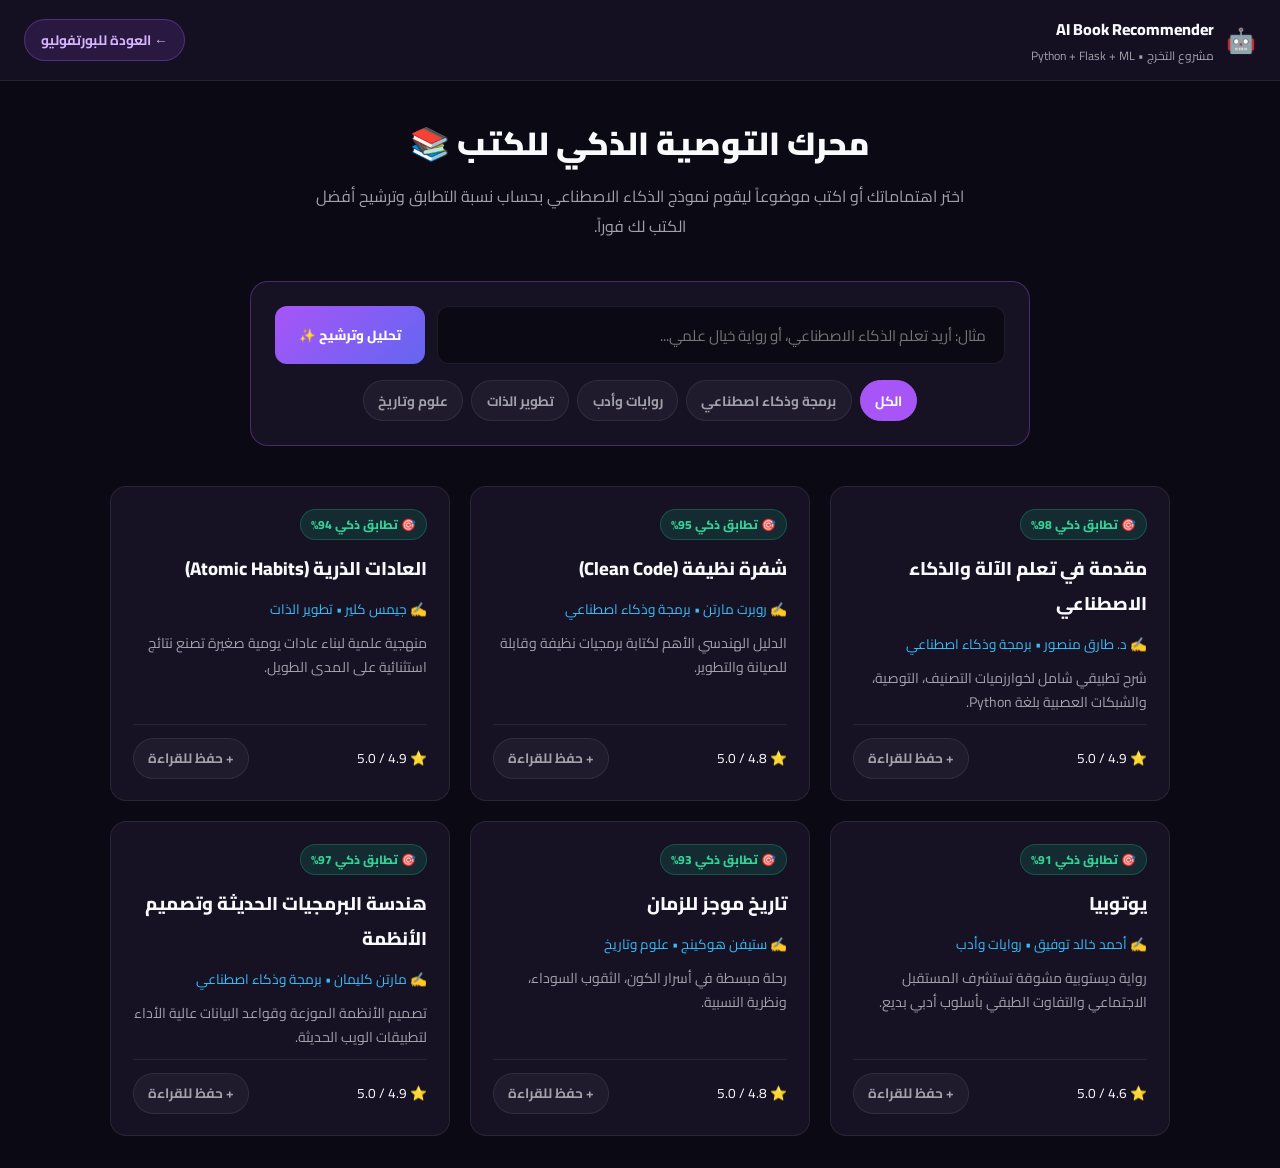
<file: demos/graduation_projects/index.html>
<!DOCTYPE html>
<html lang="ar" dir="rtl">
<head>
  <meta charset="UTF-8" />
  <meta name="viewport" content="width=device-width, initial-scale=1.0" />
  <title>نظام ترشيح الكتب بالذكاء الاصطناعي | مشروع التخرج</title>
  <link href="https://fonts.googleapis.com/css2?family=Cairo:wght@400;600;700;800;900&display=swap" rel="stylesheet" />
  <style>
    :root { --bg: #0b0914; --card: #161224; --border: rgba(255,255,255,0.08); --text: #f8fafc; --muted: #a1a1aa; --purple: #a855f7; --cyan: #38bdf8; }
    * { box-sizing: border-box; margin: 0; padding: 0; }
    body { font-family: 'Cairo', sans-serif; background: var(--bg); color: var(--text); min-height: 100vh; }
    .topbar { background: rgba(22,18,36,0.9); backdrop-filter: blur(12px); border-bottom: 1px solid var(--border); padding: 0.85rem 1.5rem; display: flex; justify-content: space-between; align-items: center; position: sticky; top: 0; z-index: 50; }
    .back-btn { padding: 0.45rem 1rem; border-radius: 99px; background: rgba(168,85,247,0.15); color: #d8b4fe; border: 1px solid rgba(168,85,247,0.35); text-decoration: none; font-weight: 700; font-size: 0.85rem; }
    .back-btn:hover { background: var(--purple); color: #fff; }
    .container { max-width: 1100px; margin: 0 auto; padding: 2rem 1.25rem; }
    .hero-ai { text-align: center; margin-bottom: 2.5rem; }
    .hero-ai h1 { font-size: 2rem; font-weight: 900; margin-bottom: 0.5rem; }
    .hero-ai p { color: var(--muted); max-width: 650px; margin: 0 auto 1.5rem; }
    .ai-box { background: var(--card); border: 1px solid rgba(168,85,247,0.35); border-radius: 18px; padding: 1.5rem; max-width: 780px; margin: 0 auto 2.5rem; }
    .search-row { display: flex; gap: 0.75rem; margin-bottom: 1rem; }
    .search-row input { flex: 1; padding: 0.85rem 1.1rem; border-radius: 12px; border: 1px solid var(--border); background: var(--bg); color: var(--text); font-family: inherit; font-size: 0.95rem; }
    .btn-ai { padding: 0.85rem 1.5rem; border-radius: 12px; border: none; background: linear-gradient(135deg, #a855f7, #6366f1); color: #fff; font-family: inherit; font-weight: 800; cursor: pointer; }
    .interests { display: flex; flex-wrap: wrap; gap: 0.5rem; justify-content: center; }
    .chip { padding: 0.4rem 0.9rem; border-radius: 99px; border: 1px solid var(--border); background: rgba(255,255,255,0.04); color: var(--muted); cursor: pointer; font-family: inherit; font-size: 0.85rem; font-weight: 700; }
    .chip.active { background: var(--purple); color: #fff; border-color: var(--purple); }
    .books-grid { display: grid; grid-template-columns: repeat(auto-fill, minmax(290px, 1fr)); gap: 1.25rem; }
    .book-card { background: var(--card); border: 1px solid var(--border); border-radius: 16px; padding: 1.35rem; display: flex; flex-direction: column; gap: 0.65rem; transition: transform 0.2s; }
    .book-card:hover { transform: translateY(-4px); border-color: rgba(168,85,247,0.45); }
    .match-badge { align-self: flex-start; font-size: 0.75rem; font-weight: 800; padding: 0.2rem 0.65rem; border-radius: 99px; background: rgba(16,185,129,0.15); color: #34d399; border: 1px solid rgba(16,185,129,0.3); }
    .book-title { font-size: 1.15rem; font-weight: 800; }
    .book-author { font-size: 0.85rem; color: var(--cyan); }
    .book-desc { font-size: 0.88rem; color: var(--muted); line-height: 1.65; flex-grow: 1; }
    .book-footer { display: flex; justify-content: space-between; align-items: center; border-top: 1px solid var(--border); padding-top: 0.8rem; font-size: 0.85rem; }
  </style>
</head>
<body>
  <header class="topbar">
    <div style="display:flex;align-items:center;gap:0.75rem;">
      <span style="font-size:1.5rem;">🤖</span>
      <div>
        <div style="font-weight:800;">AI Book Recommender</div>
        <div style="font-size:0.75rem;color:var(--muted);">مشروع التخرج • Python + Flask + ML</div>
      </div>
    </div>
    <a href="../../index.html" class="back-btn">← العودة للبورتفوليو</a>
  </header>

  <div class="container">
    <div class="hero-ai">
      <h1>محرك التوصية الذكي للكتب 📚</h1>
      <p>اختر اهتماماتك أو اكتب موضوعاً ليقوم نموذج الذكاء الاصطناعي بحساب نسبة التطابق وترشيح أفضل الكتب لك فوراً.</p>
    </div>

    <div class="ai-box">
      <div class="search-row">
        <input id="aiQuery" placeholder="مثال: أريد تعلم الذكاء الاصطناعي، أو رواية خيال علمي..." />
        <button class="btn-ai" onclick="runRecommender()">تحليل وترشيح ✨</button>
      </div>
      <div class="interests">
        <button class="chip active" onclick="toggleGenre('الكل', this)">الكل</button>
        <button class="chip" onclick="toggleGenre('برمجة وذكاء اصطناعي', this)">برمجة وذكاء اصطناعي</button>
        <button class="chip" onclick="toggleGenre('روايات وأدب', this)">روايات وأدب</button>
        <button class="chip" onclick="toggleGenre('تطوير الذات', this)">تطوير الذات</button>
        <button class="chip" onclick="toggleGenre('علوم وتاريخ', this)">علوم وتاريخ</button>
      </div>
    </div>

    <div class="books-grid" id="booksGrid"></div>
  </div>

  <script>
    const BOOKS = [
      { title: "مقدمة في تعلم الآلة والذكاء الاصطناعي", author: "د. طارق منصور", genre: "برمجة وذكاء اصطناعي", rating: 4.9, match: 98, desc: "شرح تطبيقي شامل لخوارزميات التصنيف، التوصية، والشبكات العصبية بلغة Python." },
      { title: "شفرة نظيفة (Clean Code)", author: "روبرت مارتن", genre: "برمجة وذكاء اصطناعي", rating: 4.8, match: 95, desc: "الدليل الهندسي الأهم لكتابة برمجيات نظيفة وقابلة للصيانة والتطوير." },
      { title: "العادات الذرية (Atomic Habits)", author: "جيمس كلير", genre: "تطوير الذات", rating: 4.9, match: 94, desc: "منهجية علمية لبناء عادات يومية صغيرة تصنع نتائج استثنائية على المدى الطويل." },
      { title: "يوتوبيا", author: "أحمد خالد توفيق", genre: "روايات وأدب", rating: 4.6, match: 91, desc: "رواية ديستوبية مشوقة تستشرف المستقبل الاجتماعي والتفاوت الطبقي بأسلوب أدبي بديع." },
      { title: "تاريخ موجز للزمان", author: "ستيفن هوكينج", genre: "علوم وتاريخ", rating: 4.8, match: 93, desc: "رحلة مبسطة في أسرار الكون، الثقوب السوداء، ونظرية النسبية." },
      { title: "هندسة البرمجيات الحديثة وتصميم الأنظمة", author: "مارتن كليمان", genre: "برمجة وذكاء اصطناعي", rating: 4.9, match: 97, desc: "تصميم الأنظمة الموزعة وقواعد البيانات عالية الأداء لتطبيقات الويب الحديثة." }
    ];

    let activeGenre = 'الكل';

    function toggleGenre(genre, btn) {
      activeGenre = genre;
      document.querySelectorAll('.chip').forEach(c => c.classList.remove('active'));
      btn.classList.add('active');
      runRecommender();
    }

    function runRecommender() {
      const q = document.getElementById('aiQuery').value.trim().toLowerCase();
      const grid = document.getElementById('booksGrid');
      grid.innerHTML = '';

      const filtered = BOOKS.filter(b => {
        const gMatch = activeGenre === 'الكل' || b.genre === activeGenre;
        const qMatch = !q || b.title.toLowerCase().includes(q) || b.desc.toLowerCase().includes(q) || b.genre.toLowerCase().includes(q);
        return gMatch && qMatch;
      });

      if (filtered.length === 0) {
        grid.innerHTML = '<div style="grid-column:1/-1;text-align:center;color:var(--muted);padding:3rem;">لم يجد المحرك كتباً مطابقة لبحثك، جرّب كلمة أخرى.</div>';
        return;
      }

      filtered.forEach(b => {
        const card = document.createElement('div');
        card.className = 'book-card';
        card.innerHTML = `
          <span class="match-badge">🎯 تطابق ذكي ${b.match}%</span>
          <div class="book-title">${b.title}</div>
          <div class="book-author">✍️ ${b.author} • ${b.genre}</div>
          <div class="book-desc">${b.desc}</div>
          <div class="book-footer">
            <span>⭐ ${b.rating} / 5.0</span>
            <button class="chip" onclick="alert('تم حفظ «${b.title}» في قائمة قراءاتك!')">+ حفظ للقراءة</button>
          </div>
        `;
        grid.appendChild(card);
      });
    }

    runRecommender();
  </script>
</body>
</html>
</file>
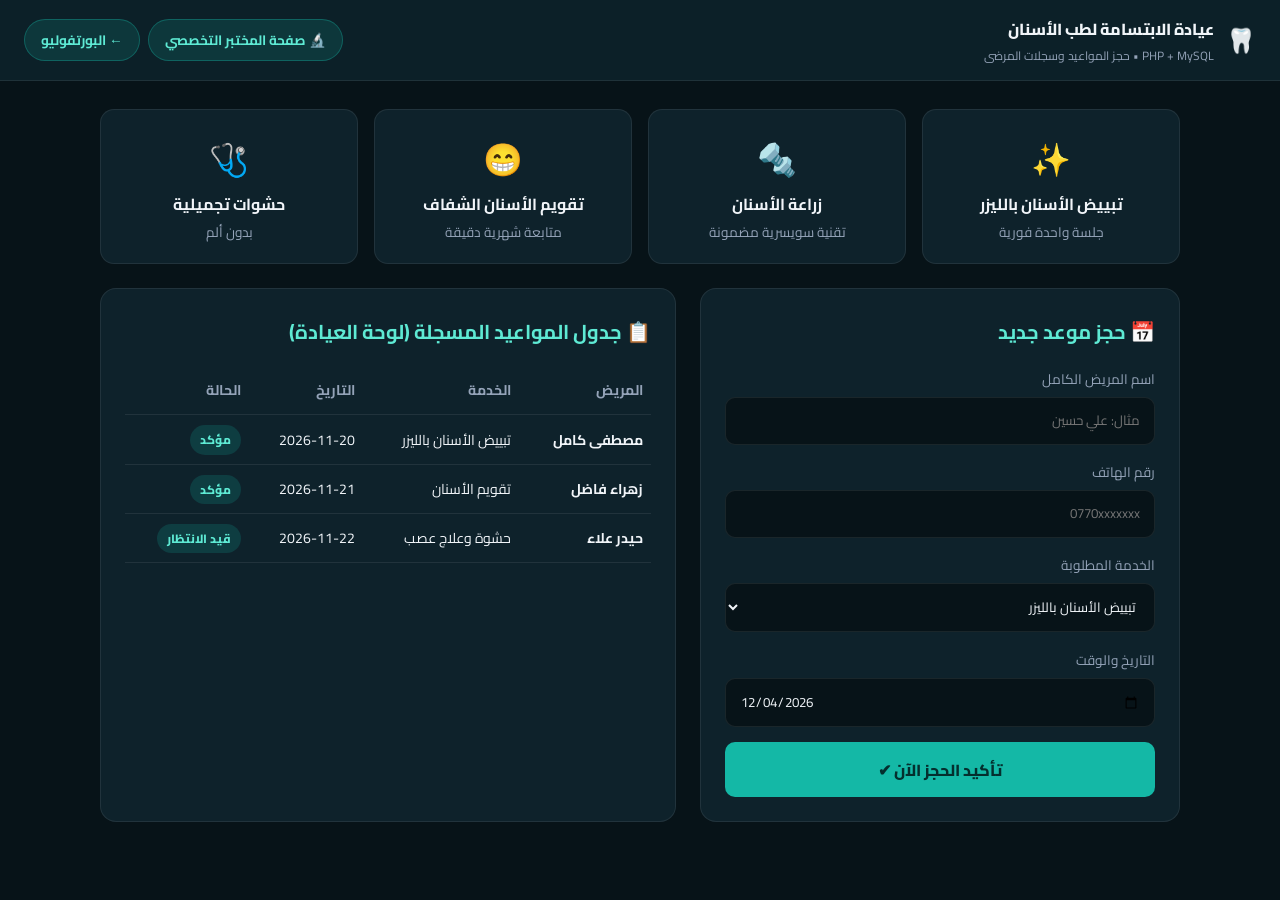
<file: demos/project_2/index.html>
<!DOCTYPE html>
<html lang="ar" dir="rtl">
<head>
  <meta charset="UTF-8" />
  <meta name="viewport" content="width=device-width, initial-scale=1.0" />
  <title>نظام إدارة عيادة الأسنان | Dental Clinic</title>
  <link href="https://fonts.googleapis.com/css2?family=Cairo:wght@400;600;700;800;900&display=swap" rel="stylesheet" />
  <style>
    :root { --bg: #071318; --card: #0e222b; --border: rgba(255,255,255,0.08); --text: #f1f5f9; --muted: #94a3b8; --teal: #14b8a6; }
    * { box-sizing: border-box; margin: 0; padding: 0; }
    body { font-family: 'Cairo', sans-serif; background: var(--bg); color: var(--text); min-height: 100vh; }
    .topbar { background: rgba(14,34,43,0.92); backdrop-filter: blur(12px); border-bottom: 1px solid var(--border); padding: 0.85rem 1.5rem; display: flex; justify-content: space-between; align-items: center; position: sticky; top: 0; z-index: 50; }
    .back-btn { padding: 0.45rem 1rem; border-radius: 99px; background: rgba(20,184,166,0.15); color: #5eead4; border: 1px solid rgba(20,184,166,0.35); text-decoration: none; font-weight: 700; font-size: 0.85rem; }
    .back-btn:hover { background: var(--teal); color: #042f2e; }
    .container { max-width: 1120px; margin: 0 auto; padding: 1.75rem 1.25rem; }
    .grid-2 { display: grid; grid-template-columns: 1fr 1.2fr; gap: 1.5rem; }
    @media (max-width: 850px) { .grid-2 { grid-template-columns: 1fr; } }
    .panel { background: var(--card); border: 1px solid var(--border); border-radius: 16px; padding: 1.5rem; }
    .panel h2 { font-size: 1.25rem; margin-bottom: 1rem; color: #5eead4; }
    .fg { margin-bottom: 0.9rem; }
    .fg label { display: block; font-size: 0.85rem; color: var(--muted); margin-bottom: 0.3rem; }
    .fg input, .fg select { width: 100%; padding: 0.65rem 0.9rem; border-radius: 10px; border: 1px solid var(--border); background: var(--bg); color: var(--text); font-family: inherit; }
    .btn-book { width: 100%; padding: 0.8rem; border-radius: 10px; border: none; background: var(--teal); color: #042f2e; font-family: inherit; font-weight: 800; font-size: 1rem; cursor: pointer; }
    .services { display: grid; grid-template-columns: repeat(auto-fit, minmax(200px, 1fr)); gap: 1rem; margin-bottom: 1.5rem; }
    .srv-card { background: var(--card); border: 1px solid var(--border); border-radius: 14px; padding: 1.15rem; text-align: center; }
    table { width: 100%; border-collapse: collapse; font-size: 0.88rem; }
    th, td { text-align: right; padding: 0.7rem 0.5rem; border-bottom: 1px solid var(--border); }
    th { color: var(--muted); font-weight: 700; }
    .st-pill { padding: 0.2rem 0.6rem; border-radius: 99px; font-size: 0.75rem; font-weight: 800; background: rgba(20,184,166,0.18); color: #5eead4; }
  </style>
</head>
<body>
  <header class="topbar">
    <div style="display:flex;align-items:center;gap:0.75rem;">
      <span style="font-size:1.5rem;">🦷</span>
      <div>
        <div style="font-weight:800;">عيادة الابتسامة لطب الأسنان</div>
        <div style="font-size:0.75rem;color:var(--muted);">PHP + MySQL • حجز المواعيد وسجلات المرضى</div>
      </div>
    </div>
    <div style="display:flex;gap:0.5rem;">
      <a href="./lab.html" class="back-btn">🔬 صفحة المختبر التخصصي</a>
      <a href="../../index.html" class="back-btn">← البورتفوليو</a>
    </div>
  </header>

  <div class="container">
    <div class="services">
      <div class="srv-card"><div style="font-size:2rem;">✨</div><h4>تبييض الأسنان بالليزر</h4><div style="color:var(--muted);font-size:0.85rem;">جلسة واحدة فورية</div></div>
      <div class="srv-card"><div style="font-size:2rem;">🔩</div><h4>زراعة الأسنان</h4><div style="color:var(--muted);font-size:0.85rem;">تقنية سويسرية مضمونة</div></div>
      <div class="srv-card"><div style="font-size:2rem;">😁</div><h4>تقويم الأسنان الشفاف</h4><div style="color:var(--muted);font-size:0.85rem;">متابعة شهرية دقيقة</div></div>
      <div class="srv-card"><div style="font-size:2rem;">🩺</div><h4>حشوات تجميلية</h4><div style="color:var(--muted);font-size:0.85rem;">بدون ألم</div></div>
    </div>

    <div class="grid-2">
      <div class="panel">
        <h2>📅 حجز موعد جديد</h2>
        <div class="fg"><label>اسم المريض الكامل</label><input id="pName" placeholder="مثال: علي حسين" /></div>
        <div class="fg"><label>رقم الهاتف</label><input id="pPhone" placeholder="0770xxxxxxx" /></div>
        <div class="fg"><label>الخدمة المطلوبة</label>
          <select id="pService">
            <option>تبييض الأسنان بالليزر</option>
            <option>فحص واستشارة عامة</option>
            <option>زراعة الأسنان</option>
            <option>تقويم الأسنان</option>
            <option>حشوة وعلاج عصب</option>
          </select>
        </div>
        <div class="fg"><label>التاريخ والوقت</label><input id="pDate" type="date" /></div>
        <button class="btn-book" onclick="bookNow()">تأكيد الحجز الآن ✔</button>
      </div>

      <div class="panel">
        <h2>📋 جدول المواعيد المسجلة (لوحة العيادة)</h2>
        <div style="overflow-x:auto;">
          <table>
            <thead>
              <tr><th>المريض</th><th>الخدمة</th><th>التاريخ</th><th>الحالة</th></tr>
            </thead>
            <tbody id="apptTable"></tbody>
          </table>
        </div>
      </div>
    </div>
  </div>

  <script>
    let appts = JSON.parse(localStorage.getItem('mb_dental_appts')) || [
      { name: 'مصطفى كامل', service: 'تبييض الأسنان بالليزر', date: '2026-11-20', status: 'مؤكد' },
      { name: 'زهراء فاضل', service: 'تقويم الأسنان', date: '2026-11-21', status: 'مؤكد' },
      { name: 'حيدر علاء', service: 'حشوة وعلاج عصب', date: '2026-11-22', status: 'قيد الانتظار' }
    ];

    document.getElementById('pDate').valueAsDate = new Date();

    function render() {
      localStorage.setItem('mb_dental_appts', JSON.stringify(appts));
      const tbody = document.getElementById('apptTable');
      tbody.innerHTML = '';
      appts.forEach(a => {
        const tr = document.createElement('tr');
        tr.innerHTML = `<td><strong>${a.name}</strong></td><td>${a.service}</td><td>${a.date}</td><td><span class="st-pill">${a.status}</span></td>`;
        tbody.appendChild(tr);
      });
    }

    function bookNow() {
      const name = document.getElementById('pName').value.trim();
      const service = document.getElementById('pService').value;
      const date = document.getElementById('pDate').value || '2026-11-20';
      if (!name) return alert('يرجى إدخال اسم المريض');
      appts.unshift({ name, service, date, status: 'مؤكد' });
      document.getElementById('pName').value = '';
      render();
      alert('تم تسجيل الموعد بنجاح في جدول العيادة!');
    }

    render();
  </script>
</body>
</html>
</file>
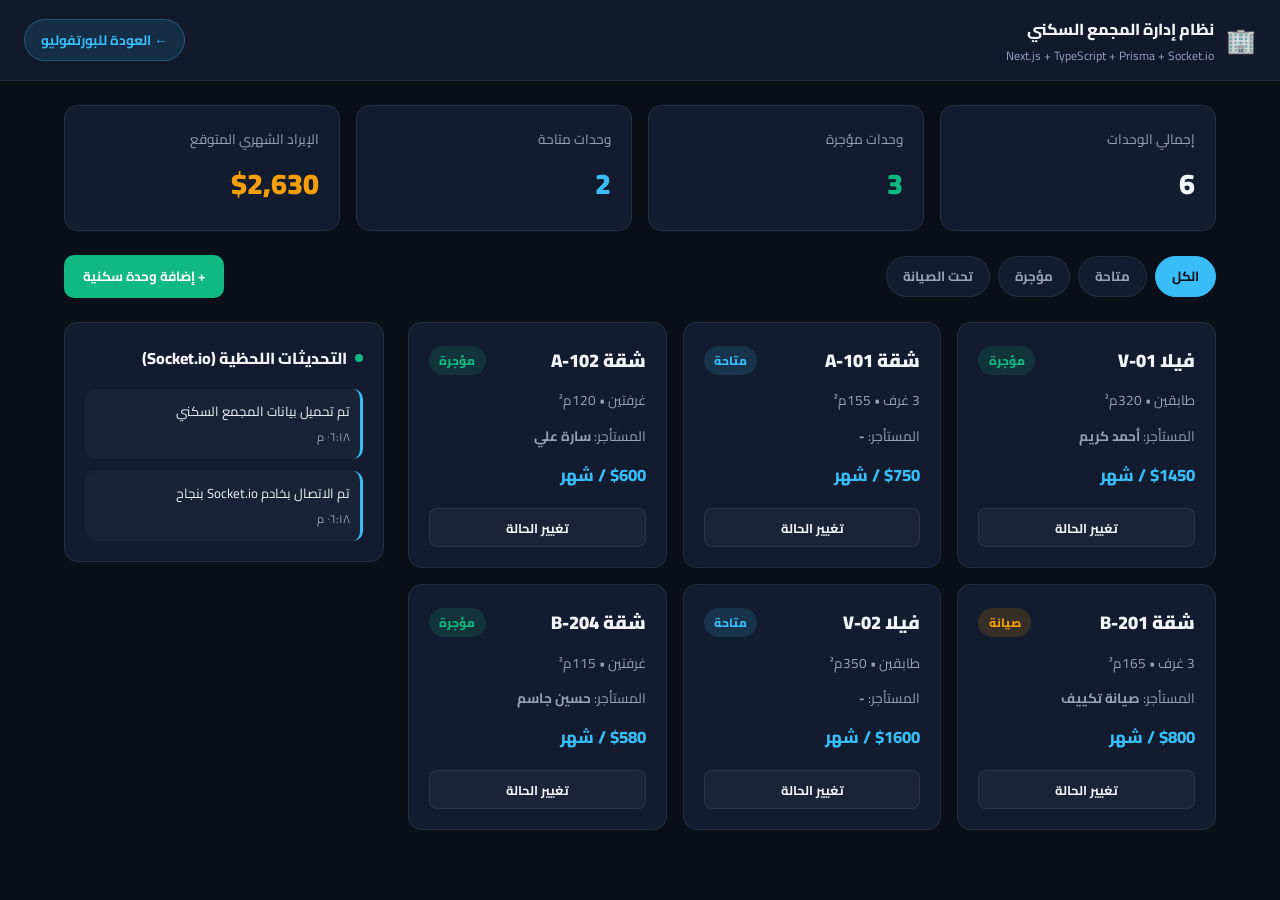
<file: demos/project_3/index.html>
<!DOCTYPE html>
<html lang="ar" dir="rtl">
<head>
  <meta charset="UTF-8" />
  <meta name="viewport" content="width=device-width, initial-scale=1.0" />
  <title>نظام إدارة المجمع والوحدات السكنية | معاينة حية</title>
  <link href="https://fonts.googleapis.com/css2?family=Cairo:wght@400;600;700;800;900&display=swap" rel="stylesheet" />
  <style>
    :root {
      --bg: #0b0f19; --card: #131b2e; --border: rgba(255,255,255,0.08);
      --text: #f1f5f9; --muted: #94a3b8; --accent: #38bdf8;
      --green: #10b981; --amber: #f59e0b; --red: #ef4444;
    }
    * { box-sizing: border-box; margin: 0; padding: 0; }
    body { font-family: 'Cairo', sans-serif; background: var(--bg); color: var(--text); min-height: 100vh; }
    .topbar {
      background: rgba(19,27,46,0.9); backdrop-filter: blur(12px);
      border-bottom: 1px solid var(--border); padding: 0.85rem 1.5rem;
      display: flex; align-items: center; justify-content: space-between; position: sticky; top: 0; z-index: 50;
    }
    .back-btn {
      display: inline-flex; align-items: center; gap: 0.4rem; padding: 0.45rem 1rem;
      background: rgba(56,189,248,0.12); color: var(--accent); border: 1px solid rgba(56,189,248,0.3);
      border-radius: 99px; text-decoration: none; font-weight: 700; font-size: 0.85rem;
    }
    .back-btn:hover { background: var(--accent); color: #0b0f19; }
    .container { max-width: 1200px; margin: 0 auto; padding: 1.5rem; }
    .stats { display: grid; grid-template-columns: repeat(auto-fit, minmax(200px, 1fr)); gap: 1rem; margin-bottom: 1.5rem; }
    .stat-card { background: var(--card); border: 1px solid var(--border); border-radius: 14px; padding: 1.25rem; }
    .stat-card .label { color: var(--muted); font-size: 0.85rem; }
    .stat-card .val { font-size: 1.8rem; font-weight: 900; margin-top: 0.25rem; }
    .controls { display: flex; flex-wrap: wrap; gap: 0.75rem; justify-content: space-between; align-items: center; margin-bottom: 1.5rem; }
    .filters { display: flex; flex-wrap: wrap; gap: 0.5rem; }
    .pill {
      padding: 0.45rem 1rem; border-radius: 99px; border: 1px solid var(--border);
      background: var(--card); color: var(--muted); cursor: pointer; font-family: inherit; font-weight: 700;
    }
    .pill.active { background: var(--accent); color: #0b0f19; border-color: var(--accent); }
    .btn-add {
      padding: 0.55rem 1.2rem; border-radius: 10px; border: none; background: var(--green);
      color: #fff; font-family: inherit; font-weight: 700; cursor: pointer;
    }
    .layout { display: grid; grid-template-columns: 1fr 320px; gap: 1.5rem; }
    @media (max-width: 900px) { .layout { grid-template-columns: 1fr; } }
    .units-grid { display: grid; grid-template-columns: repeat(auto-fill, minmax(240px, 1fr)); gap: 1rem; }
    .unit-card {
      background: var(--card); border: 1px solid var(--border); border-radius: 14px; padding: 1.25rem;
      display: flex; flex-direction: column; gap: 0.6rem; transition: transform 0.2s;
    }
    .unit-card:hover { transform: translateY(-3px); border-color: rgba(56,189,248,0.4); }
    .unit-top { display: flex; justify-content: space-between; align-items: center; }
    .unit-num { font-weight: 900; font-size: 1.15rem; }
    .status-badge { font-size: 0.75rem; font-weight: 800; padding: 0.2rem 0.65rem; border-radius: 99px; }
    .st-occupied { background: rgba(16,185,129,0.15); color: var(--green); }
    .st-available { background: rgba(56,189,248,0.15); color: var(--accent); }
    .st-maint { background: rgba(245,158,11,0.15); color: var(--amber); }
    .unit-meta { font-size: 0.85rem; color: var(--muted); }
    .unit-actions { display: flex; gap: 0.5rem; margin-top: 0.5rem; }
    .btn-sm {
      flex: 1; padding: 0.4rem; border-radius: 8px; border: 1px solid var(--border);
      background: rgba(255,255,255,0.04); color: var(--text); cursor: pointer; font-family: inherit; font-size: 0.8rem; font-weight: 700;
    }
    .btn-sm:hover { border-color: var(--accent); color: var(--accent); }
    .feed-panel { background: var(--card); border: 1px solid var(--border); border-radius: 14px; padding: 1.25rem; height: fit-content; }
    .feed-title { font-size: 1rem; font-weight: 800; margin-bottom: 1rem; display: flex; align-items: center; gap: 0.5rem; }
    .dot-live { width: 8px; height: 8px; background: var(--green); border-radius: 50%; animation: pulse 1.5s infinite; }
    @keyframes pulse { 0% { opacity: 1; } 50% { opacity: 0.3; } 100% { opacity: 1; } }
    .feed-list { display: flex; flex-direction: column; gap: 0.75rem; max-height: 420px; overflow-y: auto; }
    .feed-item { font-size: 0.82rem; padding: 0.65rem; border-radius: 10px; background: rgba(255,255,255,0.03); border-right: 3px solid var(--accent); }
    .feed-time { font-size: 0.72rem; color: var(--muted); margin-top: 0.2rem; }
    /* Modal */
    .modal-bg { position: fixed; inset: 0; background: rgba(0,0,0,0.7); display: none; align-items: center; justify-content: center; z-index: 100; padding: 1rem; }
    .modal-bg.open { display: flex; }
    .modal { background: var(--card); border: 1px solid var(--border); border-radius: 16px; padding: 1.5rem; width: 100%; max-width: 420px; }
    .modal h3 { margin-bottom: 1rem; }
    .form-group { margin-bottom: 0.9rem; }
    .form-group label { display: block; font-size: 0.85rem; color: var(--muted); margin-bottom: 0.3rem; }
    .form-group input, .form-group select {
      width: 100%; padding: 0.6rem; border-radius: 8px; border: 1px solid var(--border);
      background: var(--bg); color: var(--text); font-family: inherit;
    }
  </style>
</head>
<body>
  <header class="topbar">
    <div style="display:flex;align-items:center;gap:0.75rem;">
      <span style="font-size:1.5rem;">🏢</span>
      <div>
        <div style="font-weight:800;">نظام إدارة المجمع السكني</div>
        <div style="font-size:0.75rem;color:var(--muted);">Next.js + TypeScript + Prisma + Socket.io</div>
      </div>
    </div>
    <a href="../../index.html" class="back-btn">← العودة للبورتفوليو</a>
  </header>

  <div class="container">
    <div class="stats">
      <div class="stat-card"><div class="label">إجمالي الوحدات</div><div class="val" id="stTotal">0</div></div>
      <div class="stat-card"><div class="label">وحدات مؤجرة</div><div class="val" style="color:var(--green)" id="stOccupied">0</div></div>
      <div class="stat-card"><div class="label">وحدات متاحة</div><div class="val" style="color:var(--accent)" id="stAvailable">0</div></div>
      <div class="stat-card"><div class="label">الإيراد الشهري المتوقع</div><div class="val" style="color:var(--amber)" id="stRevenue">$0</div></div>
    </div>

    <div class="controls">
      <div class="filters">
        <button class="pill active" onclick="setFilter('all', this)">الكل</button>
        <button class="pill" onclick="setFilter('available', this)">متاحة</button>
        <button class="pill" onclick="setFilter('occupied', this)">مؤجرة</button>
        <button class="pill" onclick="setFilter('maint', this)">تحت الصيانة</button>
      </div>
      <button class="btn-add" onclick="openAddModal()">+ إضافة وحدة سكنية</button>
    </div>

    <div class="layout">
      <div class="units-grid" id="unitsGrid"></div>
      <aside class="feed-panel">
        <div class="feed-title"><span class="dot-live"></span> التحديثات اللحظية (Socket.io)</div>
        <div class="feed-list" id="feedList"></div>
      </aside>
    </div>
  </div>

  <div class="modal-bg" id="addModal">
    <div class="modal">
      <h3>إضافة وحدة سكنية جديدة</h3>
      <div class="form-group"><label>رقم / اسم الوحدة</label><input id="uName" placeholder="مثال: شقة A-105" /></div>
      <div class="form-group"><label>النوع والمساحة</label><input id="uType" placeholder="مثال: 3 غرف • 160م²" /></div>
      <div class="form-group"><label>الإيجار الشهري ($)</label><input id="uPrice" type="number" value="750" /></div>
      <div class="form-group"><label>الحالة</label>
        <select id="uStatus">
          <option value="available">متاحة</option>
          <option value="occupied">مؤجرة</option>
          <option value="maint">تحت الصيانة</option>
        </select>
      </div>
      <div style="display:flex;gap:0.5rem;margin-top:1rem;">
        <button class="btn-add" style="flex:1" onclick="saveNewUnit()">حفظ الوحدة</button>
        <button class="btn-sm" onclick="closeAddModal()">إلغاء</button>
      </div>
    </div>
  </div>

  <script>
    let units = JSON.parse(localStorage.getItem('mb_units')) || [
      { id: 1, name: 'فيلا V-01', type: 'طابقين • 320م²', price: 1450, status: 'occupied', tenant: 'أحمد كريم' },
      { id: 2, name: 'شقة A-101', type: '3 غرف • 155م²', price: 750, status: 'available', tenant: '-' },
      { id: 3, name: 'شقة A-102', type: 'غرفتين • 120م²', price: 600, status: 'occupied', tenant: 'سارة علي' },
      { id: 4, name: 'شقة B-201', type: '3 غرف • 165م²', price: 800, status: 'maint', tenant: 'صيانة تكييف' },
      { id: 5, name: 'فيلا V-02', type: 'طابقين • 350م²', price: 1600, status: 'available', tenant: '-' },
      { id: 6, name: 'شقة B-204', type: 'غرفتين • 115م²', price: 580, status: 'occupied', tenant: 'حسين جاسم' }
    ];
    let currentFilter = 'all';

    function addFeed(msg) {
      const list = document.getElementById('feedList');
      const item = document.createElement('div');
      item.className = 'feed-item';
      const now = new Date().toLocaleTimeString('ar-IQ', { hour: '2-digit', minute: '2-digit' });
      item.innerHTML = `<div>${msg}</div><div class="feed-time">${now}</div>`;
      list.prepend(item);
    }

    function render() {
      localStorage.setItem('mb_units', JSON.stringify(units));
      const grid = document.getElementById('unitsGrid');
      grid.innerHTML = '';

      const filtered = units.filter(u => currentFilter === 'all' || u.status === currentFilter);
      filtered.forEach(u => {
        const stLabel = u.status === 'occupied' ? 'مؤجرة' : u.status === 'available' ? 'متاحة' : 'صيانة';
        const stClass = u.status === 'occupied' ? 'st-occupied' : u.status === 'available' ? 'st-available' : 'st-maint';
        const card = document.createElement('div');
        card.className = 'unit-card';
        card.innerHTML = `
          <div class="unit-top">
            <span class="unit-num">${u.name}</span>
            <span class="status-badge ${stClass}">${stLabel}</span>
          </div>
          <div class="unit-meta">${u.type}</div>
          <div class="unit-meta">المستأجر: <strong>${u.tenant}</strong></div>
          <div style="font-weight:800;color:var(--accent);font-size:1.05rem;">$${u.price} / شهر</div>
          <div class="unit-actions">
            <button class="btn-sm" onclick="toggleStatus(${u.id})">تغيير الحالة</button>
          </div>
        `;
        grid.appendChild(card);
      });

      document.getElementById('stTotal').textContent = units.length;
      document.getElementById('stOccupied').textContent = units.filter(u => u.status === 'occupied').length;
      document.getElementById('stAvailable').textContent = units.filter(u => u.status === 'available').length;
      const rev = units.filter(u => u.status === 'occupied').reduce((s, u) => s + Number(u.price), 0);
      document.getElementById('stRevenue').textContent = '$' + rev.toLocaleString();
    }

    function setFilter(f, btn) {
      currentFilter = f;
      document.querySelectorAll('.pill').forEach(p => p.classList.remove('active'));
      btn.classList.add('active');
      render();
    }

    function toggleStatus(id) {
      const u = units.find(x => x.id === id);
      if (!u) return;
      const order = ['available', 'occupied', 'maint'];
      u.status = order[(order.indexOf(u.status) + 1) % order.length];
      if (u.status === 'occupied' && u.tenant === '-') u.tenant = 'مستأجر جديد';
      if (u.status === 'available') u.tenant = '-';
      addFeed(`تم تحديث حالة <strong>${u.name}</strong> إلى ${u.status === 'occupied' ? 'مؤجرة' : u.status === 'available' ? 'متاحة' : 'صيانة'}`);
      render();
    }

    function openAddModal() { document.getElementById('addModal').classList.add('open'); }
    function closeAddModal() { document.getElementById('addModal').classList.remove('open'); }
    function saveNewUnit() {
      const name = document.getElementById('uName').value.trim();
      const type = document.getElementById('uType').value.trim() || '3 غرف • 150م²';
      const price = Number(document.getElementById('uPrice').value) || 700;
      const status = document.getElementById('uStatus').value;
      if (!name) return alert('اكتب اسم الوحدة');
      units.unshift({ id: Date.now(), name, type, price, status, tenant: status === 'occupied' ? 'مستأجر جديد' : '-' });
      addFeed(`تمت إضافة وحدة جديدة: <strong>${name}</strong>`);
      closeAddModal();
      render();
    }

    addFeed('تم الاتصال بخادم Socket.io بنجاح');
    addFeed('تم تحميل بيانات المجمع السكني');
    render();
  </script>
</body>
</html>
</file>
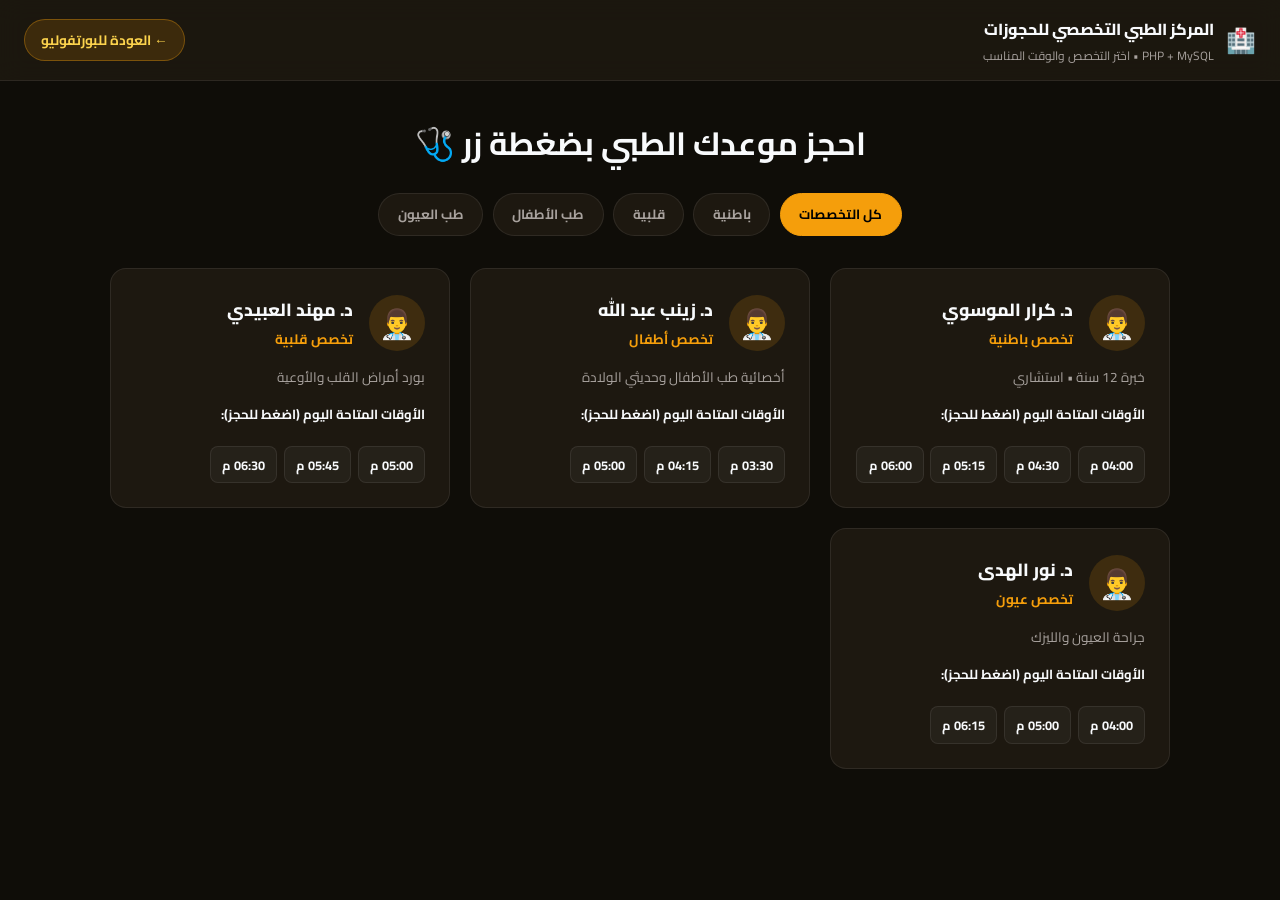
<file: demos/project_php1/index.html>
<!DOCTYPE html>
<html lang="ar" dir="rtl">
<head>
  <meta charset="UTF-8" />
  <meta name="viewport" content="width=device-width, initial-scale=1.0" />
  <title>بوابة حجوزات العيادات الطبية | Medical Reservations</title>
  <link href="https://fonts.googleapis.com/css2?family=Cairo:wght@400;600;700;800;900&display=swap" rel="stylesheet" />
  <style>
    :root { --bg: #0f0d08; --card: #1d1810; --border: rgba(255,255,255,0.08); --text: #f8fafc; --muted: #a8a29e; --amber: #f59e0b; }
    * { box-sizing: border-box; margin: 0; padding: 0; }
    body { font-family: 'Cairo', sans-serif; background: var(--bg); color: var(--text); min-height: 100vh; }
    .topbar { background: rgba(29,24,16,0.92); backdrop-filter: blur(12px); border-bottom: 1px solid var(--border); padding: 0.85rem 1.5rem; display: flex; justify-content: space-between; align-items: center; position: sticky; top: 0; z-index: 50; }
    .back-btn { padding: 0.45rem 1rem; border-radius: 99px; background: rgba(245,158,11,0.15); color: #fcd34d; border: 1px solid rgba(245,158,11,0.35); text-decoration: none; font-weight: 700; font-size: 0.85rem; }
    .back-btn:hover { background: var(--amber); color: #000; }
    .container { max-width: 1100px; margin: 0 auto; padding: 2rem 1.25rem; }
    .specs { display: flex; flex-wrap: wrap; gap: 0.6rem; justify-content: center; margin-bottom: 2rem; }
    .spec-btn { padding: 0.5rem 1.15rem; border-radius: 99px; border: 1px solid var(--border); background: var(--card); color: var(--muted); cursor: pointer; font-family: inherit; font-weight: 700; }
    .spec-btn.active { background: var(--amber); color: #000; border-color: var(--amber); }
    .docs-grid { display: grid; grid-template-columns: repeat(auto-fill, minmax(280px, 1fr)); gap: 1.25rem; }
    .doc-card { background: var(--card); border: 1px solid var(--border); border-radius: 16px; padding: 1.5rem; display: flex; flex-direction: column; gap: 0.75rem; }
    .doc-top { display: flex; align-items: center; gap: 1rem; }
    .doc-avatar { width: 56px; height: 56px; border-radius: 50%; background: rgba(245,158,11,0.15); display: flex; align-items: center; justify-content: center; font-size: 1.8rem; }
    .slots { display: flex; flex-wrap: wrap; gap: 0.4rem; margin-top: 0.5rem; }
    .slot { padding: 0.35rem 0.7rem; border-radius: 8px; border: 1px solid var(--border); background: rgba(255,255,255,0.04); color: var(--text); font-family: inherit; font-size: 0.8rem; cursor: pointer; font-weight: 700; }
    .slot:hover { border-color: var(--amber); color: var(--amber); }
    .ticket { margin-top: 2rem; background: rgba(16,185,129,0.12); border: 1px solid rgba(16,185,129,0.35); border-radius: 16px; padding: 1.5rem; display: none; text-align: center; }
  </style>
</head>
<body>
  <header class="topbar">
    <div style="display:flex;align-items:center;gap:0.75rem;">
      <span style="font-size:1.5rem;">🏥</span>
      <div>
        <div style="font-weight:800;">المركز الطبي التخصصي للحجوزات</div>
        <div style="font-size:0.75rem;color:var(--muted);">PHP + MySQL • اختر التخصص والوقت المناسب</div>
      </div>
    </div>
    <a href="../../index.html" class="back-btn">← العودة للبورتفوليو</a>
  </header>

  <div class="container">
    <h1 style="text-align:center;margin-bottom:1.25rem;">احجز موعدك الطبي بضغطة زر 🩺</h1>
    <div class="specs">
      <button class="spec-btn active" onclick="filterSpec('الكل', this)">كل التخصصات</button>
      <button class="spec-btn" onclick="filterSpec('باطنية', this)">باطنية</button>
      <button class="spec-btn" onclick="filterSpec('قلبية', this)">قلبية</button>
      <button class="spec-btn" onclick="filterSpec('أطفال', this)">طب الأطفال</button>
      <button class="spec-btn" onclick="filterSpec('عيون', this)">طب العيون</button>
    </div>

    <div class="docs-grid" id="docsGrid"></div>

    <div class="ticket" id="ticketBox">
      <h2 style="color:#34d399;margin-bottom:0.5rem;">✅ تم تأكيد حجزك بنجاح!</h2>
      <p id="ticketDetails" style="font-size:1.05rem;"></p>
    </div>
  </div>

  <script>
    const DOCTORS = [
      { name: "د. كرار الموسوي", spec: "باطنية", exp: "خبرة 12 سنة • استشاري", slots: ["04:00 م", "04:30 م", "05:15 م", "06:00 م"] },
      { name: "د. زينب عبد الله", spec: "أطفال", exp: "أخصائية طب الأطفال وحديثي الولادة", slots: ["03:30 م", "04:15 م", "05:00 م"] },
      { name: "د. مهند العبيدي", spec: "قلبية", exp: "بورد أمراض القلب والأوعية", slots: ["05:00 م", "05:45 م", "06:30 م"] },
      { name: "د. نور الهدى", spec: "عيون", exp: "جراحة العيون والليزك", slots: ["04:00 م", "05:00 م", "06:15 م"] }
    ];
    let activeSpec = 'الكل';

    function filterSpec(s, btn) {
      activeSpec = s;
      document.querySelectorAll('.spec-btn').forEach(b => b.classList.remove('active'));
      btn.classList.add('active');
      render();
    }

    function bookSlot(docName, spec, time) {
      const patient = prompt('أدخل اسم المريض لتثبيت الحجز:', 'محمد باقر');
      if (!patient) return;
      const num = Math.floor(10 + Math.random() * 89);
      const box = document.getElementById('ticketBox');
      document.getElementById('ticketDetails').innerHTML = `المريض: <strong>${patient}</strong> | الطبيب: <strong>${docName}</strong> (${spec}) | الساعة: <strong>${time}</strong> | رقم الدور: <strong>#${num}</strong>`;
      box.style.display = 'block';
      box.scrollIntoView({ behavior: 'smooth' });
    }

    function render() {
      const grid = document.getElementById('docsGrid');
      grid.innerHTML = '';
      DOCTORS.filter(d => activeSpec === 'الكل' || d.spec === activeSpec).forEach(d => {
        const card = document.createElement('div');
        card.className = 'doc-card';
        card.innerHTML = `
          <div class="doc-top">
            <div class="doc-avatar">👨‍⚕️</div>
            <div>
              <div style="font-weight:800;font-size:1.1rem;">${d.name}</div>
              <div style="color:var(--amber);font-size:0.85rem;font-weight:700;">تخصص ${d.spec}</div>
            </div>
          </div>
          <div style="color:var(--muted);font-size:0.85rem;">${d.exp}</div>
          <div style="font-size:0.82rem;font-weight:700;">الأوقات المتاحة اليوم (اضغط للحجز):</div>
          <div class="slots">
            ${d.slots.map(t => `<button class="slot" onclick="bookSlot('${d.name}','${d.spec}','${t}')">${t}</button>`).join('')}
          </div>
        `;
        grid.appendChild(card);
      });
    }

    render();
  </script>
</body>
</html>
</file>
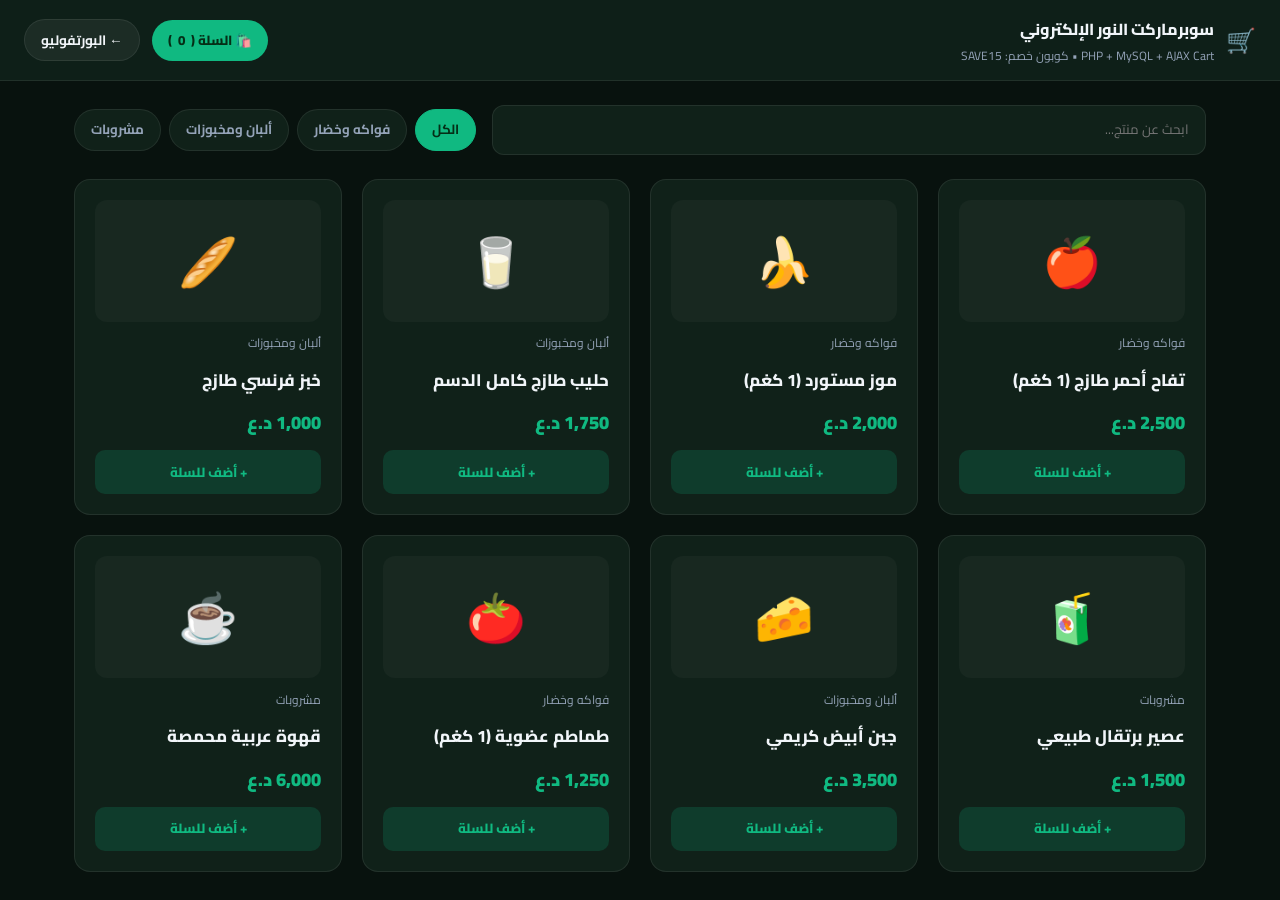
<file: demos/supermarket1/index.html>
<!DOCTYPE html>
<html lang="ar" dir="rtl">
<head>
  <meta charset="UTF-8" />
  <meta name="viewport" content="width=device-width, initial-scale=1.0" />
  <title>سوبرماركت النور الإلكتروني | تسوق مباشر</title>
  <link href="https://fonts.googleapis.com/css2?family=Cairo:wght@400;600;700;800;900&display=swap" rel="stylesheet" />
  <style>
    :root { --bg: #08120e; --card: #102119; --border: rgba(255,255,255,0.08); --text: #f1f5f9; --muted: #94a3b8; --green: #10b981; --amber: #f59e0b; }
    * { box-sizing: border-box; margin: 0; padding: 0; }
    body { font-family: 'Cairo', sans-serif; background: var(--bg); color: var(--text); min-height: 100vh; }
    .topbar { background: rgba(16,33,25,0.92); backdrop-filter: blur(12px); border-bottom: 1px solid var(--border); padding: 0.85rem 1.5rem; display: flex; justify-content: space-between; align-items: center; position: sticky; top: 0; z-index: 50; }
    .top-actions { display: flex; align-items: center; gap: 0.75rem; }
    .cart-btn { padding: 0.5rem 1rem; border-radius: 99px; background: var(--green); color: #052e16; border: none; font-family: inherit; font-weight: 800; cursor: pointer; display: flex; align-items: center; gap: 0.4rem; }
    .back-btn { padding: 0.45rem 1rem; border-radius: 99px; background: rgba(255,255,255,0.06); color: var(--text); border: 1px solid var(--border); text-decoration: none; font-weight: 700; font-size: 0.85rem; }
    .container { max-width: 1180px; margin: 0 auto; padding: 1.5rem; }
    .toolbar { display: flex; flex-wrap: wrap; gap: 1rem; justify-content: space-between; align-items: center; margin-bottom: 1.5rem; }
    .search-inp { flex: 1; min-width: 240px; padding: 0.7rem 1rem; border-radius: 12px; border: 1px solid var(--border); background: var(--card); color: var(--text); font-family: inherit; }
    .cats { display: flex; flex-wrap: wrap; gap: 0.5rem; }
    .cat-btn { padding: 0.45rem 1rem; border-radius: 99px; border: 1px solid var(--border); background: var(--card); color: var(--muted); cursor: pointer; font-family: inherit; font-weight: 700; }
    .cat-btn.active { background: var(--green); color: #052e16; border-color: var(--green); }
    .grid { display: grid; grid-template-columns: repeat(auto-fill, minmax(230px, 1fr)); gap: 1.25rem; }
    .prod-card { background: var(--card); border: 1px solid var(--border); border-radius: 16px; padding: 1.25rem; display: flex; flex-direction: column; gap: 0.6rem; }
    .prod-emoji { font-size: 3rem; text-align: center; padding: 1rem; background: rgba(255,255,255,0.03); border-radius: 12px; }
    .prod-title { font-weight: 800; font-size: 1.05rem; }
    .prod-price { font-weight: 900; color: var(--green); font-size: 1.15rem; }
    .add-btn { width: 100%; padding: 0.6rem; border-radius: 10px; border: none; background: rgba(16,185,129,0.18); color: var(--green); font-family: inherit; font-weight: 800; cursor: pointer; transition: 0.2s; }
    .add-btn:hover { background: var(--green); color: #052e16; }
    /* Cart Drawer */
    .drawer-bg { position: fixed; inset: 0; background: rgba(0,0,0,0.65); display: none; justify-content: flex-end; z-index: 100; }
    .drawer-bg.open { display: flex; }
    .drawer { width: 100%; max-width: 390px; background: var(--card); height: 100%; padding: 1.5rem; display: flex; flex-direction: column; }
    .drawer-items { flex: 1; overflow-y: auto; display: flex; flex-direction: column; gap: 0.85rem; margin: 1rem 0; }
    .cart-item { display: flex; justify-content: space-between; align-items: center; background: rgba(255,255,255,0.03); padding: 0.75rem; border-radius: 10px; }
    .qty-ctrl { display: flex; align-items: center; gap: 0.5rem; }
    .qty-ctrl button { width: 26px; height: 26px; border-radius: 6px; border: 1px solid var(--border); background: var(--bg); color: var(--text); cursor: pointer; }
    .coupon-row { display: flex; gap: 0.5rem; margin-bottom: 1rem; }
    .coupon-row input { flex: 1; padding: 0.55rem; border-radius: 8px; border: 1px solid var(--border); background: var(--bg); color: var(--text); font-family: inherit; }
  </style>
</head>
<body>
  <header class="topbar">
    <div style="display:flex;align-items:center;gap:0.75rem;">
      <span style="font-size:1.5rem;">🛒</span>
      <div>
        <div style="font-weight:800;">سوبرماركت النور الإلكتروني</div>
        <div style="font-size:0.75rem;color:var(--muted);">PHP + MySQL + AJAX Cart • كوبون خصم: SAVE15</div>
      </div>
    </div>
    <div class="top-actions">
      <button class="cart-btn" onclick="openCart()">🛍️ السلة (<span id="cartCount">0</span>)</button>
      <a href="../../index.html" class="back-btn">← البورتفوليو</a>
    </div>
  </header>

  <div class="container">
    <div class="toolbar">
      <input class="search-inp" id="searchBox" placeholder="ابحث عن منتج..." oninput="renderProducts()" />
      <div class="cats">
        <button class="cat-btn active" onclick="setCat('الكل', this)">الكل</button>
        <button class="cat-btn" onclick="setCat('فواكه وخضار', this)">فواكه وخضار</button>
        <button class="cat-btn" onclick="setCat('ألبان ومخبوزات', this)">ألبان ومخبوزات</button>
        <button class="cat-btn" onclick="setCat('مشروبات', this)">مشروبات</button>
      </div>
    </div>

    <div class="grid" id="prodGrid"></div>
  </div>

  <div class="drawer-bg" id="cartDrawer" onclick="if(event.target===this) closeCart()">
    <div class="drawer">
      <div style="display:flex;justify-content:space-between;align-items:center;border-bottom:1px solid var(--border);padding-bottom:1rem;">
        <h3>سلة التسوق</h3>
        <button onclick="closeCart()" style="background:none;border:none;color:var(--text);font-size:1.25rem;cursor:pointer;">✕</button>
      </div>
      <div class="drawer-items" id="cartItems"></div>
      <div style="border-top:1px solid var(--border);padding-top:1rem;">
        <div class="coupon-row">
          <input id="couponInput" placeholder="كود الخصم (جرّب SAVE15)" />
          <button onclick="applyCoupon()" style="padding:0 1rem;border-radius:8px;border:none;background:var(--amber);color:#000;font-weight:800;cursor:pointer;">تطبيق</button>
        </div>
        <div style="display:flex;justify-content:space-between;font-weight:800;font-size:1.1rem;margin-bottom:1rem;">
          <span>الإجمالي:</span>
          <span id="cartTotal" style="color:var(--green);">0 د.ع</span>
        </div>
        <button class="add-btn" style="background:var(--green);color:#052e16;padding:0.85rem;" onclick="checkout()">إتمام الطلب الآن ✔</button>
      </div>
    </div>
  </div>

  <script>
    const PRODUCTS = [
      { id: 1, name: "تفاح أحمر طازج (1 كغم)", cat: "فواكه وخضار", price: 2500, emoji: "🍎" },
      { id: 2, name: "موز مستورد (1 كغم)", cat: "فواكه وخضار", price: 2000, emoji: "🍌" },
      { id: 3, name: "حليب طازج كامل الدسم", cat: "ألبان ومخبوزات", price: 1750, emoji: "🥛" },
      { id: 4, name: "خبز فرنسي طازج", cat: "ألبان ومخبوزات", price: 1000, emoji: "🥖" },
      { id: 5, name: "عصير برتقال طبيعي", cat: "مشروبات", price: 1500, emoji: "🧃" },
      { id: 6, name: "جبن أبيض كريمي", cat: "ألبان ومخبوزات", price: 3500, emoji: "🧀" },
      { id: 7, name: "طماطم عضوية (1 كغم)", cat: "فواكه وخضار", price: 1250, emoji: "🍅" },
      { id: 8, name: "قهوة عربية محمصة", cat: "مشروبات", price: 6000, emoji: "☕" }
    ];

    let activeCat = 'الكل';
    let cart = JSON.parse(localStorage.getItem('mb_cart')) || [];
    let discount = 0;

    function setCat(c, btn) {
      activeCat = c;
      document.querySelectorAll('.cat-btn').forEach(b => b.classList.remove('active'));
      btn.classList.add('active');
      renderProducts();
    }

    function renderProducts() {
      const q = document.getElementById('searchBox').value.trim().toLowerCase();
      const grid = document.getElementById('prodGrid');
      grid.innerHTML = '';
      PRODUCTS.filter(p => (activeCat === 'الكل' || p.cat === activeCat) && p.name.toLowerCase().includes(q))
        .forEach(p => {
          const card = document.createElement('div');
          card.className = 'prod-card';
          card.innerHTML = `
            <div class="prod-emoji">${p.emoji}</div>
            <div style="font-size:0.75rem;color:var(--muted);">${p.cat}</div>
            <div class="prod-title">${p.name}</div>
            <div class="prod-price">${p.price.toLocaleString()} د.ع</div>
            <button class="add-btn" onclick="addToCart(${p.id})">+ أضف للسلة</button>
          `;
          grid.appendChild(card);
        });
    }

    function addToCart(id) {
      const item = cart.find(x => x.id === id);
      if (item) item.qty++;
      else {
        const p = PRODUCTS.find(x => x.id === id);
        cart.push({ ...p, qty: 1 });
      }
      updateCart();
    }

    function changeQty(id, delta) {
      const item = cart.find(x => x.id === id);
      if (!item) return;
      item.qty += delta;
      if (item.qty <= 0) cart = cart.filter(x => x.id !== id);
      updateCart();
    }

    function updateCart() {
      localStorage.setItem('mb_cart', JSON.stringify(cart));
      document.getElementById('cartCount').textContent = cart.reduce((s, x) => s + x.qty, 0);
      const container = document.getElementById('cartItems');
      container.innerHTML = cart.length === 0 ? '<p style="text-align:center;color:var(--muted);margin-top:2rem;">السلة فارغة حالياً</p>' : '';
      let sub = 0;
      cart.forEach(x => {
        sub += x.price * x.qty;
        const row = document.createElement('div');
        row.className = 'cart-item';
        row.innerHTML = `
          <div>
            <div style="font-weight:700;font-size:0.9rem;">${x.emoji} ${x.name}</div>
            <div style="font-size:0.8rem;color:var(--green);">${(x.price * x.qty).toLocaleString()} د.ع</div>
          </div>
          <div class="qty-ctrl">
            <button onclick="changeQty(${x.id}, -1)">-</button>
            <span>${x.qty}</span>
            <button onclick="changeQty(${x.id}, 1)">+</button>
          </div>
        `;
        container.appendChild(row);
      });
      const total = Math.round(sub * (1 - discount));
      document.getElementById('cartTotal').textContent = total.toLocaleString() + ' د.ع' + (discount > 0 ? ' (خصم 15%)' : '');
    }

    function applyCoupon() {
      const code = document.getElementById('couponInput').value.trim().toUpperCase();
      if (code === 'SAVE15' || code === 'IRAQ10') {
        discount = 0.15;
        alert('تم تفعيل خصم 15% بنجاح!');
      } else {
        discount = 0;
        alert('كود غير صحيح، جرّب SAVE15');
      }
      updateCart();
    }

    function checkout() {
      if (cart.length === 0) return alert('أضف منتجات للسلة أولاً!');
      alert('🎉 تم استلام طلبك بنجاح! رقم الطلب #' + Math.floor(1000 + Math.random() * 9000));
      cart = [];
      discount = 0;
      updateCart();
      closeCart();
    }

    function openCart() { document.getElementById('cartDrawer').classList.add('open'); }
    function closeCart() { document.getElementById('cartDrawer').classList.remove('open'); }

    renderProducts();
    updateCart();
  </script>
</body>
</html>
</file>
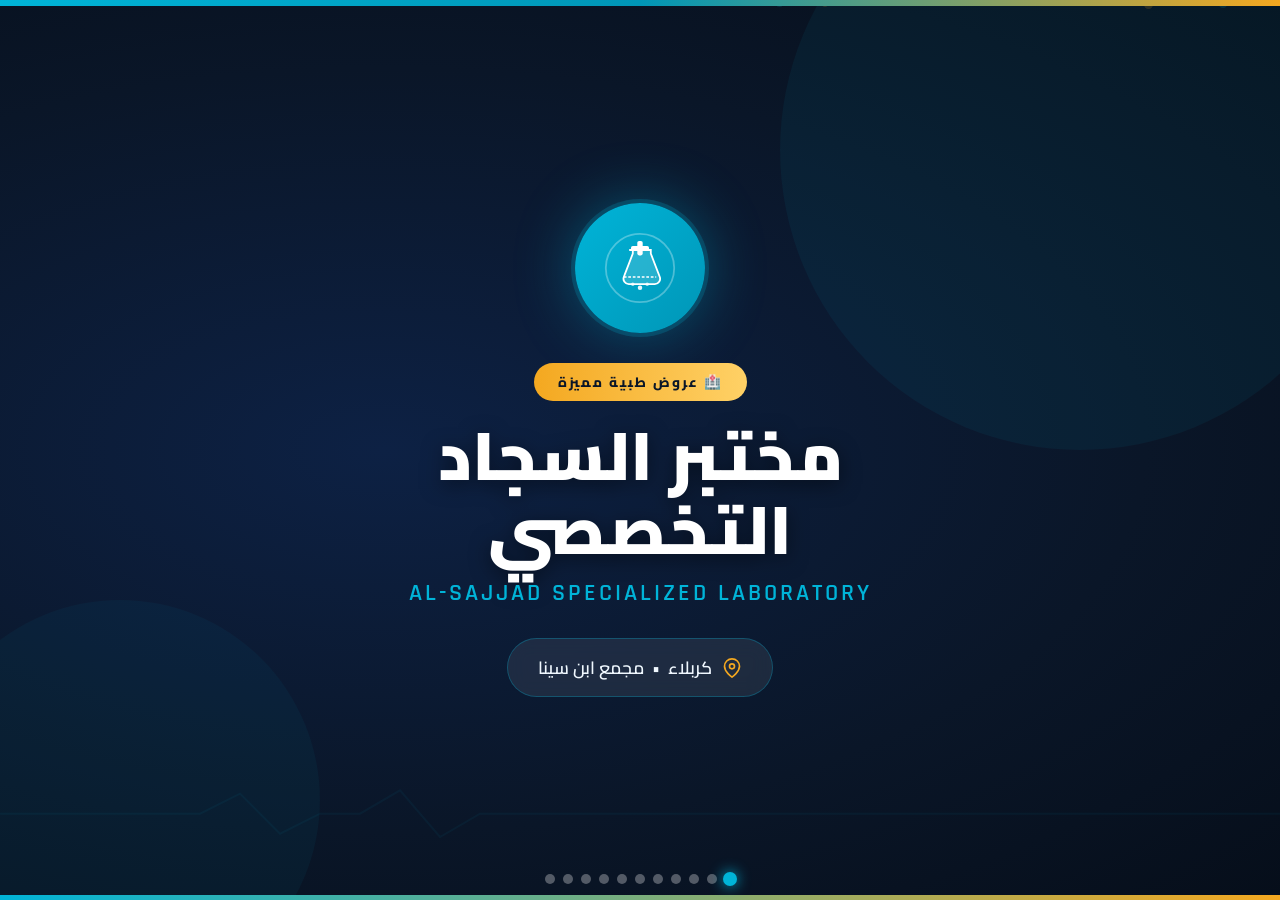
<file: demos/project_2/lab.html>
<!DOCTYPE html>
<html lang="ar" dir="rtl">
<head>
  <meta charset="UTF-8" />
  <meta name="viewport" content="width=device-width, initial-scale=1.0" />
  <title>مختبر السجاد التخصصي - كربلاء</title>
  <meta name="description" content="عروض مختبر السجاد التخصصي - كربلاء، مجمع ابن سينا. تحاليل طبية متخصصة بأسعار مميزة." />
  <link rel="preconnect" href="https://fonts.googleapis.com" />
  <link rel="preconnect" href="https://fonts.gstatic.com" crossorigin />
  <link href="https://fonts.googleapis.com/css2?family=Cairo:wght@300;400;600;700;800;900&family=Tajawal:wght@300;400;500;700;800&family=Rajdhani:wght@400;600;700&display=swap" rel="stylesheet" />
  
  <style>
    *, *::before, *::after { box-sizing: border-box; margin: 0; padding: 0; }
    :root {
      --navy: #0a1628; --deep-blue: #0d2144; --mid-blue: #1a3a6b;
      --cyan: #00b4d8; --teal: #0096b7; --soft-teal: #48cae4;
      --gold: #f4a820; --gold-light: #ffd166; --gold-dark: #c17f0a;
      --white: #ffffff; --off-white: #f0f8ff; --text-muted: #a8c5da;
    }
    html, body { width:100%; height:100%; overflow:hidden; background:#000; font-family:'Cairo','Tajawal',sans-serif; }
    .slideshow { width:100vw; height:100vh; position:relative; overflow:hidden; }
    .slide { position:absolute; inset:0; opacity:0; transition:opacity 1.2s ease-in-out; display:flex; flex-direction:column; align-items:center; justify-content:center; overflow:hidden; }
    .slide.active { opacity:1; }
    
    .progress-bar { position:fixed; bottom:0; left:0; height:5px; background:linear-gradient(90deg,var(--cyan),var(--gold)); z-index:999; }
    .slide-counter { position:fixed; bottom:16px; left:50%; transform:translateX(-50%); display:flex; gap:8px; z-index:999; }
    .dot { width:10px; height:10px; border-radius:50%; background:rgba(255,255,255,0.3); transition:all 0.4s; cursor:pointer; }
    .dot.active { background:var(--cyan); transform:scale(1.4); box-shadow:0 0 10px var(--cyan); }

    .bg-circles { position:absolute; inset:0; pointer-events:none; overflow:hidden; }
    .bg-circle { position:absolute; border-radius:50%; opacity:0.06; }
    .header-bar { position:absolute; top:0; left:0; right:0; height:6px; background:linear-gradient(90deg,var(--cyan),var(--teal),var(--gold)); }
    
    /* INTRO */
    .slide-intro { background:radial-gradient(ellipse at 30% 50%,#0d2144 0%,#0a1628 60%,#060e1a 100%); }
    .lab-logo-wrap { width:130px; height:130px; margin:0 auto 30px; background:linear-gradient(135deg,var(--cyan),var(--teal)); border-radius:50%; display:flex; align-items:center; justify-content:center; box-shadow:0 0 60px rgba(0,180,216,0.4),0 0 0 4px rgba(0,180,216,0.2); animation:logoPulse 3s ease-in-out infinite; }
    @keyframes logoPulse { 0%,100%{box-shadow:0 0 60px rgba(0,180,216,0.4),0 0 0 4px rgba(0,180,216,0.2);}50%{box-shadow:0 0 90px rgba(0,180,216,0.6),0 0 0 8px rgba(0,180,216,0.15);} }
    .intro-content { position:relative; z-index:2; text-align:center; padding:40px; }
    .intro-tag { display:inline-block; background:linear-gradient(90deg,var(--gold),var(--gold-light)); color:var(--navy); font-size:0.85rem; font-weight:800; padding:6px 24px; border-radius:30px; letter-spacing:2px; margin-bottom:18px; }
    .intro-title { font-size:4.2rem; font-weight:900; color:var(--white); line-height:1.1; margin-bottom:12px; text-shadow:0 4px 20px rgba(0,0,0,0.5); }
    .intro-subtitle { font-size:1.5rem; font-weight:600; color:var(--cyan); margin-bottom:30px; font-family:'Rajdhani',sans-serif; letter-spacing:3px; }
    .intro-location { display:inline-flex; align-items:center; gap:10px; background:rgba(255,255,255,0.08); border:1px solid rgba(0,180,216,0.3); border-radius:40px; padding:12px 30px; color:var(--off-white); font-size:1.1rem; font-weight:600; backdrop-filter:blur(10px); }
    
    /* OFFER SLIDES */
    .slide-offer { background:radial-gradient(ellipse at 20% 30%,#0f2550 0%,#0a1628 70%,#060e1a 100%); }
    .slide-content { position:relative; z-index:2; width:100%; height:100%; display:flex; flex-direction:column; padding:30px 60px 60px; }
    .slide-top { display:flex; align-items:center; justify-content:space-between; margin-bottom:20px; }
    .lab-name-small { display:flex; align-items:center; gap:10px; color:var(--text-muted); font-size:0.95rem; font-weight:600; }
    .lab-name-small .dot-sep { width:6px; height:6px; border-radius:50%; background:var(--cyan); }
    .offer-badge { background:linear-gradient(135deg,var(--cyan),var(--teal)); color:var(--white); font-size:0.85rem; font-weight:700; padding:6px 22px; border-radius:20px; }
    .slide-body { flex:1; display:grid; grid-template-columns:1fr 1fr; gap:40px; align-items:center; }
    .offer-left { display:flex; flex-direction:column; gap:20px; }
    .offer-icon-wrap { width:90px; height:90px; border-radius:22px; background:linear-gradient(135deg,rgba(0,180,216,0.2),rgba(0,150,183,0.1)); border:1px solid rgba(0,180,216,0.3); display:flex; align-items:center; justify-content:center; margin-bottom:6px; }
    .offer-title-ar { font-size:2.1rem; font-weight:900; color:var(--white); line-height:1.2; }
    .offer-title-en { font-family:'Rajdhani',sans-serif; font-size:1.1rem; font-weight:600; color:var(--cyan); letter-spacing:1px; text-transform:uppercase; margin-top:4px; }
    .price-box { display:flex; align-items:baseline; gap:10px; margin-top:8px; }
    .price-label { font-size:1.05rem; font-weight:600; color:var(--text-muted); }
    .price-value { font-size:4rem; font-weight:900; background:linear-gradient(135deg,var(--gold),var(--gold-light)); -webkit-background-clip:text; -webkit-text-fill-color:transparent; background-clip:text; line-height:1; }
    .price-currency { font-size:1.35rem; font-weight:700; color:var(--gold-light); }
    .price-note { font-size:0.9rem; color:var(--text-muted); margin-top:4px; }
    .offer-right { display:flex; flex-direction:column; gap:12px; }
    .tests-title { font-size:1.05rem; font-weight:700; color:var(--cyan); text-transform:uppercase; letter-spacing:2px; margin-bottom:4px; font-family:'Rajdhani',sans-serif; }
    .test-item { display:flex; align-items:center; gap:16px; background:rgba(255,255,255,0.04); border:1px solid rgba(0,180,216,0.15); border-radius:14px; padding:14px 20px; animation:slideInRight 0.5s ease both; }
    @keyframes slideInRight { from{opacity:0;transform:translateX(-20px);}to{opacity:1;transform:translateX(0);} }
    .test-icon { width:46px; height:46px; background:linear-gradient(135deg,var(--cyan),var(--teal)); border-radius:50%; display:flex; align-items:center; justify-content:center; flex-shrink:0; }
    .test-name-en { font-family:'Rajdhani',sans-serif; font-size:1.45rem; font-weight:700; color:var(--white); letter-spacing:0.5px; }
    .test-name-ar { font-size:1.05rem; color:var(--text-muted); margin-top:2px; font-weight:600; }
    
    /* GOLD */
    .slide-gold { background:radial-gradient(ellipse at 30% 40%,#1a1000 0%,#0a0800 100%); }
    .gold-frame { position:absolute; inset:20px; border:2px solid rgba(244,168,32,0.3); border-radius:20px; pointer-events:none; }
    .gold-corner { position:absolute; width:30px; height:30px; border-color:var(--gold); border-style:solid; }
    .gold-corner.tl{top:-2px;right:-2px;border-width:3px 0 0 3px;border-radius:8px 0 0 0;}
    .gold-corner.tr{top:-2px;left:-2px;border-width:3px 3px 0 0;border-radius:0 8px 0 0;}
    .gold-corner.bl{bottom:-2px;right:-2px;border-width:0 0 3px 3px;border-radius:0 0 0 8px;}
    .gold-corner.br{bottom:-2px;left:-2px;border-width:0 3px 3px 0;border-radius:0 0 8px 0;}
    .gold-tests-grid { display:grid; grid-template-columns:1fr 1fr; gap:10px; }
    .gold-test-item { background:rgba(244,168,32,0.06); border:1px solid rgba(244,168,32,0.2); border-radius:12px; padding:10px 16px; display:flex; align-items:center; gap:10px; }
    .gold-test-icon { width:38px; height:38px; background:linear-gradient(135deg,var(--gold),var(--gold-light)); border-radius:50%; display:flex; align-items:center; justify-content:center; flex-shrink:0; }
    .gold-test-name { font-family:'Rajdhani',sans-serif; font-size:1.2rem; font-weight:700; color:var(--gold-light); }
    .gold-badge { background:linear-gradient(135deg,var(--gold),var(--gold-light)); color:var(--navy); font-size:1rem; font-weight:800; padding:8px 28px; border-radius:30px; }
    
    /* CLOSING */
    .slide-closing { background:radial-gradient(ellipse at 50% 50%,#0d2144 0%,#0a1628 50%,#060e1a 100%); }
    .closing-content { position:relative; z-index:2; text-align:center; padding:60px; max-width:900px; }
    .closing-icon { width:110px; height:110px; margin:0 auto 30px; background:linear-gradient(135deg,rgba(0,180,216,0.15),rgba(0,150,183,0.1)); border:2px solid rgba(0,180,216,0.3); border-radius:50%; display:flex; align-items:center; justify-content:center; }
    .closing-text { font-size:2rem; font-weight:700; color:var(--white); line-height:1.7; margin-bottom:30px; }
    .closing-text span { color:var(--cyan); }
    .closing-dua { font-size:1.3rem; font-weight:600; color:var(--gold-light); }
    .deco-line { width:60px; height:3px; background:linear-gradient(90deg,var(--cyan),transparent); border-radius:2px; margin:12px 0; }
    .deco-line.gold-line { background:linear-gradient(90deg,var(--gold),transparent); }
    .slide-note { background:linear-gradient(135deg,rgba(244,168,32,0.15),rgba(244,168,32,0.05)); border:1px solid rgba(244,168,32,0.3); border-radius:12px; padding:10px 16px; margin-top:4px; font-size:0.9rem; color:var(--gold-light); font-weight:600; }
    .heartbeat-svg { position:absolute; bottom:60px; left:0; right:0; opacity:0.05; }
    .particles { position:absolute; inset:0; pointer-events:none; overflow:hidden; }
    .particle { position:absolute; border-radius:50%; animation:float linear infinite; }
    @keyframes float { 0%{transform:translateY(100vh) scale(0);opacity:0;}10%{opacity:0.15;}90%{opacity:0.15;}100%{transform:translateY(-10vh) scale(1);opacity:0;} }
  </style>
</head>
<body>

<div class="slideshow" id="slideshow">
  <div class="progress-bar" id="progressBar"></div>
  <div class="slide-counter" id="slideCounter"></div>

  <!-- SLIDE 1: INTRO -->
  <div class="slide slide-intro active" id="s0">
    <div class="bg-circles">
      <div class="bg-circle" style="width:600px;height:600px;top:-150px;right:-100px;background:var(--cyan);"></div>
      <div class="bg-circle" style="width:400px;height:400px;bottom:-100px;left:-80px;background:var(--teal);"></div>
    </div>
    <div class="particles" id="p0"></div>
    <div class="header-bar"></div>
    <div class="intro-content">
      <div class="lab-logo-wrap">
        <svg viewBox="0 0 80 80" fill="none" width="72" height="72">
          <circle cx="40" cy="40" r="38" stroke="white" stroke-width="2" opacity="0.3"/>
          <path d="M28 20h24v4l10 26a6 6 0 01-5.5 8h-29a6 6 0 01-5.5-8l10-26V20z" fill="rgba(255,255,255,0.15)" stroke="white" stroke-width="2"/>
          <path d="M22 50h36" stroke="white" stroke-width="1.5" stroke-dasharray="3 2"/>
          <circle cx="32" cy="58" r="2" fill="white" opacity="0.7"/>
          <circle cx="40" cy="62" r="2.5" fill="white" opacity="0.9"/>
          <circle cx="48" cy="58" r="2" fill="white" opacity="0.7"/>
          <rect x="37" y="10" width="6" height="16" rx="2" fill="white"/>
          <rect x="30" y="15.5" width="20" height="5" rx="2" fill="white"/>
        </svg>
      </div>
      <div class="intro-tag">🏥 عروض طبية مميزة</div>
      <h1 class="intro-title">مختبر السجاد<br>التخصصي</h1>
      <p class="intro-subtitle">AL-SAJJAD SPECIALIZED LABORATORY</p>
      <div class="intro-location">
        <svg viewBox="0 0 24 24" fill="none" stroke="#f4a820" stroke-width="2" width="20" height="20"><path d="M21 10c0 7-9 13-9 13s-9-6-9-13a9 9 0 0118 0z"/><circle cx="12" cy="10" r="3"/></svg>
        كربلاء &nbsp;•&nbsp; مجمع ابن سينا
      </div>
    </div>
    <svg class="heartbeat-svg" viewBox="0 0 1920 80"><polyline points="0,40 300,40 360,10 420,70 480,40 540,40 600,5 660,75 720,40 1920,40" fill="none" stroke="#00b4d8" stroke-width="3"/></svg>
  </div>

  <!-- SLIDE 2: HAIR LOSS -->
  <div class="slide slide-offer" id="s1">
    <div class="header-bar"></div><div class="particles" id="p1"></div>
    <div class="bg-circles">
      <div class="bg-circle" style="width:500px;height:500px;top:-150px;left:-100px;background:var(--cyan);"></div>
      <div class="bg-circle" style="width:300px;height:300px;bottom:-80px;right:-60px;background:var(--teal);"></div>
    </div>
    <div class="slide-content">
      <div class="slide-top">
        <div class="lab-name-small"><span>مختبر السجاد التخصصي</span><div class="dot-sep"></div><span>كربلاء</span></div>
        <div class="offer-badge">⭐ عرض مميز</div>
      </div>
      <div class="slide-body">
        <div class="offer-left">
          <div class="offer-icon-wrap">
            <svg viewBox="0 0 60 60" fill="none" width="50" height="50">
              <circle cx="30" cy="18" r="12" fill="rgba(0,180,216,0.3)" stroke="#00b4d8" stroke-width="2"/>
              <path d="M20 30 Q15 45 18 55" stroke="#00b4d8" stroke-width="2.5" stroke-linecap="round"/>
              <path d="M30 32 Q30 48 30 58" stroke="#48cae4" stroke-width="2.5" stroke-linecap="round"/>
              <path d="M40 30 Q45 45 42 55" stroke="#00b4d8" stroke-width="2.5" stroke-linecap="round"/>
              <circle cx="48" cy="12" r="7" fill="rgba(244,168,32,0.3)" stroke="#f4a820" stroke-width="2"/>
            </svg>
          </div>
          <div>
            <h2 class="offer-title-ar">عرض تساقط الشعر<br>ونقص الفيتامينات</h2>
            <p class="offer-title-en">Hair Loss & Vitamins Deficiency</p>
          </div>
          <div class="deco-line"></div>
          <div class="price-box"><span class="price-label">السعر</span><span class="price-value">45</span><span class="price-currency">ألف دينار</span></div>
          <div class="price-note">✨ فحص شامل بسعر مميز</div>
        </div>
        <div class="offer-right">
          <p class="tests-title">INCLUDED TESTS</p>
          <div class="test-item" style="animation-delay:0.1s"><div class="test-icon"><svg viewBox="0 0 24 24" fill="white" width="18" height="18"><circle cx="12" cy="12" r="10"/></svg></div><div><div class="test-name-en">Fe — Iron</div><div class="test-name-ar">تحليل الحديد</div></div></div>
          <div class="test-item" style="animation-delay:0.2s"><div class="test-icon"><svg viewBox="0 0 24 24" fill="white" width="18" height="18"><path d="M12 2l3.09 6.26L22 9.27l-5 4.87 1.18 6.88L12 17.77l-6.18 3.25L7 14.14 2 9.27l6.91-1.01L12 2z"/></svg></div><div><div class="test-name-en">Vitamin D</div><div class="test-name-ar">فيتامين د</div></div></div>
          <div class="test-item" style="animation-delay:0.3s"><div class="test-icon"><svg viewBox="0 0 24 24" fill="white" width="18" height="18"><path d="M12 2l3.09 6.26L22 9.27l-5 4.87 1.18 6.88L12 17.77l-6.18 3.25L7 14.14 2 9.27l6.91-1.01L12 2z"/></svg></div><div><div class="test-name-en">Vitamin B12</div><div class="test-name-ar">فيتامين ب12</div></div></div>
          <div class="test-item" style="animation-delay:0.4s"><div class="test-icon"><svg viewBox="0 0 24 24" fill="none" stroke="white" stroke-width="2" width="18" height="18"><circle cx="12" cy="12" r="10"/><path d="M12 8v4l3 3"/></svg></div><div><div class="test-name-en">TSH — Thyroid</div><div class="test-name-ar">تحليل الغدة الدرقية</div></div></div>
          <div class="test-item" style="animation-delay:0.5s"><div class="test-icon"><svg viewBox="0 0 24 24" fill="white" width="18" height="18"><path d="M12 22s8-4 8-10V5l-8-3-8 3v7c0 6 8 10 8 10z"/></svg></div><div><div class="test-name-en">Zinc</div><div class="test-name-ar">تحليل الزنك / المناعة</div></div></div>
        </div>
      </div>
    </div>
  </div>

  <!-- SLIDE 3: DIABETES -->
  <div class="slide slide-offer" id="s2">
    <div class="header-bar"></div><div class="particles" id="p2"></div>
    <div class="bg-circles">
      <div class="bg-circle" style="width:450px;height:450px;top:-100px;right:-80px;background:#0096b7;"></div>
      <div class="bg-circle" style="width:350px;height:350px;bottom:-100px;left:-60px;background:var(--cyan);"></div>
    </div>
    <div class="slide-content">
      <div class="slide-top">
        <div class="lab-name-small"><span>مختبر السجاد التخصصي</span><div class="dot-sep"></div><span>كربلاء</span></div>
        <div class="offer-badge">💉 عرض السكري</div>
      </div>
      <div class="slide-body">
        <div class="offer-left">
          <div class="offer-icon-wrap">
            <svg viewBox="0 0 60 60" fill="none" width="50" height="50">
              <rect x="10" y="25" width="40" height="22" rx="4" fill="rgba(0,180,216,0.2)" stroke="#00b4d8" stroke-width="2"/>
              <path d="M20 12 Q30 5 40 12 Q45 25 30 28 Q15 25 20 12z" fill="rgba(244,168,32,0.25)" stroke="#f4a820" stroke-width="2"/>
              <circle cx="30" cy="18" r="4" fill="#f4a820" opacity="0.7"/>
            </svg>
          </div>
          <div>
            <h2 class="offer-title-ar">عرض تحاليل<br>داء السكري</h2>
            <p class="offer-title-en">Diabetes Comprehensive Panel</p>
          </div>
          <div class="deco-line"></div>
          <div class="price-box"><span class="price-label">السعر</span><span class="price-value">40</span><span class="price-currency">ألف دينار</span></div>
          <div class="price-note">✨ شامل مقاومة الأنسولين</div>
        </div>
        <div class="offer-right">
          <p class="tests-title">INCLUDED TESTS</p>
          <div class="test-item" style="animation-delay:0.1s"><div class="test-icon"><svg viewBox="0 0 24 24" fill="white" width="18" height="18"><circle cx="12" cy="12" r="10"/></svg></div><div><div class="test-name-en">Blood Sugar (FBS)</div><div class="test-name-ar">تحليل السكر العام</div></div></div>
          <div class="test-item" style="animation-delay:0.2s"><div class="test-icon"><svg viewBox="0 0 24 24" fill="white" width="18" height="18"><path d="M12 2l3.09 6.26L22 9.27l-5 4.87 1.18 6.88L12 17.77l-6.18 3.25L7 14.14 2 9.27l6.91-1.01L12 2z"/></svg></div><div><div class="test-name-en">HbA1C</div><div class="test-name-ar">السكر التراكمي</div></div></div>
          <div class="test-item" style="animation-delay:0.3s"><div class="test-icon"><svg viewBox="0 0 24 24" fill="none" stroke="white" stroke-width="2" width="18" height="18"><circle cx="12" cy="12" r="10"/><path d="M8 12h8M12 8v8"/></svg></div><div><div class="test-name-en">Lipid Profile</div><div class="test-name-ar">تحليل الدهون الكامل</div></div></div>
          <div class="test-item" style="animation-delay:0.4s"><div class="test-icon"><svg viewBox="0 0 24 24" fill="white" width="18" height="18"><path d="M12 22s8-4 8-10V5l-8-3-8 3v7c0 6 8 10 8 10z"/></svg></div><div><div class="test-name-en">Creatinine</div><div class="test-name-ar">وظائف الكلى</div></div></div>
          <div class="test-item" style="animation-delay:0.5s"><div class="test-icon"><svg viewBox="0 0 24 24" fill="none" stroke="white" stroke-width="2" width="18" height="18"><rect x="3" y="3" width="18" height="18" rx="2"/><path d="M9 9h6M9 12h6M9 15h4"/></svg></div><div><div class="test-name-en">Homa IR</div><div class="test-name-ar">مقاومة الأنسولين</div></div></div>
        </div>
      </div>
    </div>
  </div>

  <!-- SLIDE 4: WOMEN'S HORMONES -->
  <div class="slide slide-offer" id="s3">
    <div class="header-bar"></div><div class="particles" id="p3"></div>
    <div class="bg-circles">
      <div class="bg-circle" style="width:400px;height:400px;top:-80px;left:-60px;background:#4a90e2;"></div>
      <div class="bg-circle" style="width:300px;height:300px;bottom:-70px;right:-50px;background:var(--teal);"></div>
    </div>
    <div class="slide-content">
      <div class="slide-top">
        <div class="lab-name-small"><span>مختبر السجاد التخصصي</span><div class="dot-sep"></div><span>كربلاء</span></div>
        <div class="offer-badge">🌸 صحة المرأة</div>
      </div>
      <div class="slide-body">
        <div class="offer-left">
          <div class="offer-icon-wrap">
            <svg viewBox="0 0 60 60" fill="none" width="50" height="50">
              <circle cx="30" cy="22" r="14" fill="rgba(72,202,228,0.2)" stroke="#48cae4" stroke-width="2"/>
              <path d="M30 36v16" stroke="#48cae4" stroke-width="2.5" stroke-linecap="round"/>
              <path d="M22 44h16" stroke="#48cae4" stroke-width="2.5" stroke-linecap="round"/>
              <circle cx="22" cy="16" r="5" fill="rgba(244,168,32,0.3)" stroke="#f4a820" stroke-width="1.5"/>
              <circle cx="38" cy="16" r="5" fill="rgba(244,168,32,0.3)" stroke="#f4a820" stroke-width="1.5"/>
            </svg>
          </div>
          <div>
            <h2 class="offer-title-ar">فحوصات تكيس المبايض<br>والهرمونات النسائية</h2>
            <p class="offer-title-en">Women's Hormones & PCOS Panel</p>
          </div>
          <div class="deco-line"></div>
          <div class="price-box"><span class="price-label">السعر</span><span class="price-value">35</span><span class="price-currency">ألف دينار</span></div>
          <div class="slide-note">ℹ️ فحص Homa IR بسعر <strong>20 ألف</strong> فقط عند إضافته</div>
        </div>
        <div class="offer-right">
          <p class="tests-title">HORMONAL TESTS</p>
          <div class="test-item" style="animation-delay:0.1s"><div class="test-icon"><svg viewBox="0 0 24 24" fill="none" stroke="white" stroke-width="2" width="18" height="18"><circle cx="12" cy="12" r="10"/><path d="M12 6v6l4 2" stroke-linecap="round"/></svg></div><div><div class="test-name-en">LH</div><div class="test-name-ar">الهرمون اللوتيني</div></div></div>
          <div class="test-item" style="animation-delay:0.2s"><div class="test-icon"><svg viewBox="0 0 24 24" fill="none" stroke="white" stroke-width="2" width="18" height="18"><circle cx="12" cy="12" r="10"/><path d="M12 8v4l3 3"/></svg></div><div><div class="test-name-en">FSH</div><div class="test-name-ar">هرمون تنشيط الجريب</div></div></div>
          <div class="test-item" style="animation-delay:0.3s"><div class="test-icon"><svg viewBox="0 0 24 24" fill="white" width="18" height="18"><path d="M12 2l3.09 6.26L22 9.27l-5 4.87 1.18 6.88L12 17.77l-6.18 3.25L7 14.14 2 9.27l6.91-1.01L12 2z"/></svg></div><div><div class="test-name-en">Prolactin</div><div class="test-name-ar">هرمون الحليب</div></div></div>
          <div class="test-item" style="animation-delay:0.4s"><div class="test-icon"><svg viewBox="0 0 24 24" fill="white" width="18" height="18"><path d="M12 22s8-4 8-10V5l-8-3-8 3v7c0 6 8 10 8 10z"/></svg></div><div><div class="test-name-en">Testosterone</div><div class="test-name-ar">هرمون التستوستيرون</div></div></div>
        </div>
      </div>
    </div>
  </div>

  <!-- SLIDE 5: HYPERTENSION -->
  <div class="slide slide-offer" id="s4">
    <div class="header-bar"></div><div class="particles" id="p4"></div>
    <div class="bg-circles">
      <div class="bg-circle" style="width:500px;height:500px;bottom:-150px;right:-100px;background:#e63946;opacity:0.05;"></div>
      <div class="bg-circle" style="width:400px;height:400px;top:-100px;left:-80px;background:var(--cyan);"></div>
    </div>
    <div class="slide-content">
      <div class="slide-top">
        <div class="lab-name-small"><span>مختبر السجاد التخصصي</span><div class="dot-sep"></div><span>كربلاء</span></div>
        <div class="offer-badge">❤️ صحة القلب</div>
      </div>
      <div class="slide-body">
        <div class="offer-left">
          <div class="offer-icon-wrap">
            <svg viewBox="0 0 60 60" fill="none" width="50" height="50">
              <path d="M30 50 Q10 35 10 22 A12 12 0 0130 16 A12 12 0 0150 22 Q50 35 30 50z" fill="rgba(230,57,70,0.2)" stroke="#e63946" stroke-width="2"/>
              <polyline points="5,32 15,32 20,22 25,42 30,28 35,38 40,26 45,32 55,32" fill="none" stroke="#00b4d8" stroke-width="2" stroke-linecap="round"/>
            </svg>
          </div>
          <div>
            <h2 class="offer-title-ar">عرض مرضى الضغط<br>وصحة القلب</h2>
            <p class="offer-title-en">Hypertension & Heart Health Panel</p>
          </div>
          <div class="deco-line"></div>
          <div class="price-box"><span class="price-label">السعر</span><span class="price-value">30</span><span class="price-currency">ألف دينار</span></div>
          <div class="price-note">✨ فحص شامل لمرضى الضغط</div>
        </div>
        <div class="offer-right">
          <p class="tests-title">INCLUDED TESTS</p>
          <div class="test-item" style="animation-delay:0.1s"><div class="test-icon"><svg viewBox="0 0 24 24" fill="white" width="18" height="18"><path d="M12 2l3.09 6.26L22 9.27l-5 4.87 1.18 6.88L12 17.77l-6.18 3.25L7 14.14 2 9.27l6.91-1.01L12 2z"/></svg></div><div><div class="test-name-en">CBC — Complete Blood Count</div><div class="test-name-ar">صورة الدم الكاملة</div></div></div>
          <div class="test-item" style="animation-delay:0.2s"><div class="test-icon"><svg viewBox="0 0 24 24" fill="none" stroke="white" stroke-width="2" width="18" height="18"><circle cx="12" cy="12" r="10"/><path d="M8 12h8M12 8v8"/></svg></div><div><div class="test-name-en">Lipid Profile</div><div class="test-name-ar">الدهون الكاملة</div></div></div>
          <div class="test-item" style="animation-delay:0.3s"><div class="test-icon"><svg viewBox="0 0 24 24" fill="white" width="18" height="18"><path d="M12 22s8-4 8-10V5l-8-3-8 3v7c0 6 8 10 8 10z"/></svg></div><div><div class="test-name-en">Blood Urea + Creatinine</div><div class="test-name-ar">وظائف الكلى</div></div></div>
          <div class="test-item" style="animation-delay:0.4s"><div class="test-icon"><svg viewBox="0 0 24 24" fill="none" stroke="white" stroke-width="2" width="18" height="18"><rect x="3" y="3" width="18" height="18" rx="2"/><path d="M9 9h6M9 12h6"/></svg></div><div><div class="test-name-en">S. Uric Acid</div><div class="test-name-ar">الأملاح / حمض اليوريك</div></div></div>
        </div>
      </div>
    </div>
  </div>

  <!-- SLIDE 6: GOLDEN COMPREHENSIVE PACKAGE (PLACED EXACTLY IN THE CENTER OF THE OFFERS!) -->
  <div class="slide slide-gold" id="s5">
    <div class="header-bar" style="background:linear-gradient(90deg,#c17f0a,#f4a820,#ffd166,#f4a820);"></div>
    <div class="particles" id="p5"></div>
    <div class="bg-circles">
      <div class="bg-circle" style="width:600px;height:600px;top:-180px;right:-120px;background:#f4a820;"></div>
      <div class="bg-circle" style="width:400px;height:400px;bottom:-100px;left:-80px;background:#ffd166;"></div>
    </div>
    <div class="gold-frame">
      <div class="gold-corner tl"></div><div class="gold-corner tr"></div>
      <div class="gold-corner bl"></div><div class="gold-corner br"></div>
    </div>
    <div class="slide-content" style="padding:25px 50px 40px;">
      <div class="slide-top">
        <div class="lab-name-small" style="color:rgba(244,168,32,0.7);">
          <span>مختبر السجاد التخصصي</span><div class="dot-sep" style="background:var(--gold);"></div><span>كربلاء</span>
        </div>
        <div class="gold-badge">⭐ العرض الذهبي الشامل</div>
      </div>
      <div style="display:grid;grid-template-columns:1fr 1.6fr;gap:40px;flex:1;align-items:center;height:calc(100% - 70px);">
        <div class="offer-left">
          <div class="offer-icon-wrap" style="background:linear-gradient(135deg,rgba(244,168,32,0.2),rgba(244,168,32,0.05));border-color:rgba(244,168,32,0.3);">
            <svg viewBox="0 0 60 60" fill="none" width="50" height="50">
              <polygon points="30,5 36,20 52,20 40,30 44,46 30,37 16,46 20,30 8,20 24,20" fill="rgba(244,168,32,0.3)" stroke="#f4a820" stroke-width="2"/>
              <circle cx="30" cy="28" r="8" fill="rgba(244,168,32,0.5)" stroke="#ffd166" stroke-width="1.5"/>
            </svg>
          </div>
          <div>
            <h2 class="offer-title-ar" style="background:linear-gradient(135deg,var(--gold),var(--gold-light));-webkit-background-clip:text;-webkit-text-fill-color:transparent;background-clip:text;">الفحص الشامل<br>العرض الذهبي</h2>
            <p class="offer-title-en" style="color:var(--gold-light);">Golden Comprehensive Package</p>
          </div>
          <div class="deco-line gold-line"></div>
          <div class="price-box">
            <span class="price-label" style="color:rgba(244,168,32,0.7);">السعر</span>
            <span class="price-value" style="font-size:4.5rem;">70</span>
            <div><div class="price-currency">ألف دينار</div><div style="font-size:0.8rem;color:var(--gold-light);font-weight:700;">فقط ✨</div></div>
          </div>
          <div class="slide-note" style="background:linear-gradient(135deg,rgba(244,168,32,0.15),rgba(244,168,32,0.05));border-color:rgba(244,168,32,0.4);color:var(--gold-light);">🏆 أفضل قيمة مقابل السعر</div>
        </div>
        <div style="display:flex;flex-direction:column;gap:12px;height:100%;justify-content:center;">
          <p class="tests-title" style="color:var(--gold);">COMPREHENSIVE TESTS INCLUDED</p>
          <div class="gold-tests-grid">
            <div class="gold-test-item"><div class="gold-test-icon"><svg viewBox="0 0 24 24" fill="#000" width="16" height="16"><path d="M12 2l3.09 6.26L22 9.27l-5 4.87 1.18 6.88L12 17.77l-6.18 3.25L7 14.14 2 9.27l6.91-1.01L12 2z"/></svg></div><div><div class="gold-test-name">Vitamin D</div><div class="test-name-ar" style="font-size:0.75rem;">فيتامين د</div></div></div>
            <div class="gold-test-item"><div class="gold-test-icon"><svg viewBox="0 0 24 24" fill="#000" width="16" height="16"><path d="M12 2l3.09 6.26L22 9.27l-5 4.87 1.18 6.88L12 17.77l-6.18 3.25L7 14.14 2 9.27l6.91-1.01L12 2z"/></svg></div><div><div class="gold-test-name">Vitamin B12</div><div class="test-name-ar" style="font-size:0.75rem;">فيتامين ب12</div></div></div>
            <div class="gold-test-item"><div class="gold-test-icon"><svg viewBox="0 0 24 24" fill="#000" width="16" height="16"><circle cx="12" cy="12" r="10"/></svg></div><div><div class="gold-test-name">TSH</div><div class="test-name-ar" style="font-size:0.75rem;">الغدة الدرقية</div></div></div>
            <div class="gold-test-item"><div class="gold-test-icon"><svg viewBox="0 0 24 24" fill="#000" width="16" height="16"><circle cx="12" cy="12" r="10"/></svg></div><div><div class="gold-test-name">Fe — Iron</div><div class="test-name-ar" style="font-size:0.75rem;">تحليل الحديد</div></div></div>
            <div class="gold-test-item"><div class="gold-test-icon"><svg viewBox="0 0 24 24" fill="#000" width="16" height="16"><circle cx="12" cy="12" r="10"/></svg></div><div><div class="gold-test-name">Lipid Profile</div><div class="test-name-ar" style="font-size:0.75rem;">الدهون الكاملة</div></div></div>
            <div class="gold-test-item"><div class="gold-test-icon"><svg viewBox="0 0 24 24" fill="#000" width="16" height="16"><circle cx="12" cy="12" r="10"/></svg></div><div><div class="gold-test-name">Blood Urea</div><div class="test-name-ar" style="font-size:0.75rem;">يوريا الدم</div></div></div>
            <div class="gold-test-item"><div class="gold-test-icon"><svg viewBox="0 0 24 24" fill="#000" width="16" height="16"><circle cx="12" cy="12" r="10"/></svg></div><div><div class="gold-test-name">Creatinine</div><div class="test-name-ar" style="font-size:0.75rem;">وظائف الكلى</div></div></div>
            <div class="gold-test-item"><div class="gold-test-icon"><svg viewBox="0 0 24 24" fill="#000" width="16" height="16"><circle cx="12" cy="12" r="10"/></svg></div><div><div class="gold-test-name">S. Uric Acid</div><div class="test-name-ar" style="font-size:0.75rem;">الأملاح</div></div></div>
            <div class="gold-test-item"><div class="gold-test-icon"><svg viewBox="0 0 24 24" fill="#000" width="16" height="16"><circle cx="12" cy="12" r="10"/></svg></div><div><div class="gold-test-name">CBC</div><div class="test-name-ar" style="font-size:0.75rem;">صورة الدم الكاملة</div></div></div>
            <div class="gold-test-item"><div class="gold-test-icon"><svg viewBox="0 0 24 24" fill="#000" width="16" height="16"><circle cx="12" cy="12" r="10"/></svg></div><div><div class="gold-test-name">LFT (Liver)</div><div class="test-name-ar" style="font-size:0.75rem;">إنزيمات الكبد</div></div></div>
          </div>
        </div>
      </div>
    </div>
  </div>

  <!-- SLIDE 7: JOINTS -->
  <div class="slide slide-offer" id="s6">
    <div class="header-bar"></div><div class="particles" id="p6"></div>
    <div class="bg-circles">
      <div class="bg-circle" style="width:450px;height:450px;top:-120px;right:-80px;background:var(--soft-teal);"></div>
      <div class="bg-circle" style="width:300px;height:300px;bottom:-60px;left:-50px;background:#0096b7;"></div>
    </div>
    <div class="slide-content">
      <div class="slide-top">
        <div class="lab-name-small"><span>مختبر السجاد التخصصي</span><div class="dot-sep"></div><span>كربلاء</span></div>
        <div class="offer-badge">🦴 الروماتيزم</div>
      </div>
      <div class="slide-body">
        <div class="offer-left">
          <div class="offer-icon-wrap">
            <svg viewBox="0 0 60 60" fill="none" width="50" height="50">
              <ellipse cx="20" cy="30" rx="10" ry="6" fill="rgba(0,180,216,0.2)" stroke="#00b4d8" stroke-width="2"/>
              <ellipse cx="40" cy="30" rx="10" ry="6" fill="rgba(0,180,216,0.2)" stroke="#00b4d8" stroke-width="2"/>
              <path d="M30 20 Q30 28 30 40" stroke="#48cae4" stroke-width="2.5" stroke-linecap="round"/>
              <circle cx="30" cy="18" r="4" fill="rgba(244,168,32,0.4)" stroke="#f4a820" stroke-width="1.5"/>
              <circle cx="30" cy="42" r="4" fill="rgba(244,168,32,0.4)" stroke="#f4a820" stroke-width="1.5"/>
            </svg>
          </div>
          <div>
            <h2 class="offer-title-ar">عرض التهابات المفاصل<br>والروماتيزم</h2>
            <p class="offer-title-en">Joints & Rheumatism Panel</p>
          </div>
          <div class="deco-line"></div>
          <div class="price-box"><span class="price-label">السعر</span><span class="price-value">25</span><span class="price-currency">ألف دينار</span></div>
          <div class="price-note">✨ تشخيص دقيق لأمراض المفاصل</div>
        </div>
        <div class="offer-right">
          <p class="tests-title">INCLUDED TESTS</p>
          <div class="test-item" style="animation-delay:0.1s"><div class="test-icon"><svg viewBox="0 0 24 24" fill="white" width="18" height="18"><path d="M12 2l3.09 6.26L22 9.27l-5 4.87 1.18 6.88L12 17.77l-6.18 3.25L7 14.14 2 9.27l6.91-1.01L12 2z"/></svg></div><div><div class="test-name-en">ESR</div><div class="test-name-ar">فحص الالتهابات العام</div></div></div>
          <div class="test-item" style="animation-delay:0.2s"><div class="test-icon"><svg viewBox="0 0 24 24" fill="none" stroke="white" stroke-width="2" width="18" height="18"><circle cx="12" cy="12" r="10"/><path d="M12 8v4l3 3"/></svg></div><div><div class="test-name-en">CRP</div><div class="test-name-ar">بروتين التهاب المفاصل</div></div></div>
          <div class="test-item" style="animation-delay:0.3s"><div class="test-icon"><svg viewBox="0 0 24 24" fill="white" width="18" height="18"><path d="M12 22s8-4 8-10V5l-8-3-8 3v7c0 6 8 10 8 10z"/></svg></div><div><div class="test-name-en">Ca+ — Calcium</div><div class="test-name-ar">نقص الكالسيوم</div></div></div>
          <div class="test-item" style="animation-delay:0.4s"><div class="test-icon"><svg viewBox="0 0 24 24" fill="none" stroke="white" stroke-width="2" width="18" height="18"><circle cx="12" cy="12" r="10"/><path d="M8 12h8M12 8v8"/></svg></div><div><div class="test-name-en">Vitamin D</div><div class="test-name-ar">نقص فيتامين د</div></div></div>
        </div>
      </div>
    </div>
  </div>

  <!-- SLIDE 8: ATHLETES -->
  <div class="slide slide-offer" id="s7">
    <div class="header-bar"></div><div class="particles" id="p7"></div>
    <div class="bg-circles">
      <div class="bg-circle" style="width:500px;height:500px;top:-130px;left:-100px;background:var(--cyan);"></div>
      <div class="bg-circle" style="width:350px;height:350px;bottom:-80px;right:-60px;background:var(--mid-blue);opacity:0.1;"></div>
    </div>
    <div class="slide-content">
      <div class="slide-top">
        <div class="lab-name-small"><span>مختبر السجاد التخصصي</span><div class="dot-sep"></div><span>كربلاء</span></div>
        <div class="offer-badge">💪 عرض الرياضيين</div>
      </div>
      <div class="slide-body">
        <div class="offer-left">
          <div class="offer-icon-wrap">
            <svg viewBox="0 0 60 60" fill="none" width="50" height="50">
              <rect x="4" y="26" width="10" height="8" rx="2" fill="rgba(0,180,216,0.5)" stroke="#00b4d8" stroke-width="1.5"/>
              <rect x="46" y="26" width="10" height="8" rx="2" fill="rgba(0,180,216,0.5)" stroke="#00b4d8" stroke-width="1.5"/>
              <rect x="14" y="28" width="32" height="4" rx="2" fill="rgba(0,180,216,0.3)" stroke="#00b4d8" stroke-width="1.5"/>
              <rect x="8" y="22" width="6" height="16" rx="2" fill="rgba(0,180,216,0.3)" stroke="#00b4d8" stroke-width="1.5"/>
              <rect x="46" y="22" width="6" height="16" rx="2" fill="rgba(0,180,216,0.3)" stroke="#00b4d8" stroke-width="1.5"/>
              <circle cx="30" cy="14" r="5" fill="rgba(244,168,32,0.4)" stroke="#f4a820" stroke-width="1.5"/>
            </svg>
          </div>
          <div>
            <h2 class="offer-title-ar">عرض الرياضيين<br>ولاعبي قاعات الحديد</h2>
            <p class="offer-title-en">Athletes & Bodybuilders Panel</p>
          </div>
          <div class="deco-line"></div>
          <div class="price-box"><span class="price-label">السعر</span><span class="price-value">40</span><span class="price-currency">ألف دينار</span></div>
          <div class="price-note">✨ لمتابعة الأداء والصحة العامة</div>
        </div>
        <div class="offer-right">
          <p class="tests-title">INCLUDED TESTS</p>
          <div class="test-item" style="animation-delay:0.1s"><div class="test-icon"><svg viewBox="0 0 24 24" fill="white" width="18" height="18"><path d="M12 22s8-4 8-10V5l-8-3-8 3v7c0 6 8 10 8 10z"/></svg></div><div><div class="test-name-en">Testosterone</div><div class="test-name-ar">الهرمون الذكري</div></div></div>
          <div class="test-item" style="animation-delay:0.2s"><div class="test-icon"><svg viewBox="0 0 24 24" fill="none" stroke="white" stroke-width="2" width="18" height="18"><circle cx="12" cy="12" r="10"/><path d="M12 6v6l4 2" stroke-linecap="round"/></svg></div><div><div class="test-name-en">Prolactin</div><div class="test-name-ar">هرمون الحليب</div></div></div>
          <div class="test-item" style="animation-delay:0.3s"><div class="test-icon"><svg viewBox="0 0 24 24" fill="none" stroke="white" stroke-width="2" width="18" height="18"><path d="M9 3H5a2 2 0 00-2 2v4m6-6h10a2 2 0 012 2v4M9 3v18m0 0h10a2 2 0 002-2V9M9 21H5a2 2 0 01-2-2V9m0 0h18"/></svg></div><div><div class="test-name-en">Liver Function Test (LFT)</div><div class="test-name-ar">إنزيمات الكبد</div></div></div>
          <div class="test-item" style="animation-delay:0.4s"><div class="test-icon"><svg viewBox="0 0 24 24" fill="white" width="18" height="18"><path d="M12 2l3.09 6.26L22 9.27l-5 4.87 1.18 6.88L12 17.77l-6.18 3.25L7 14.14 2 9.27l6.91-1.01L12 2z"/></svg></div><div><div class="test-name-en">Vitamin D</div><div class="test-name-ar">فيتامين د</div></div></div>
        </div>
      </div>
    </div>
  </div>

  <!-- SLIDE 9: DIGESTIVE -->
  <div class="slide slide-offer" id="s8">
    <div class="header-bar"></div><div class="particles" id="p8"></div>
    <div class="bg-circles">
      <div class="bg-circle" style="width:480px;height:480px;top:-120px;right:-90px;background:var(--teal);"></div>
      <div class="bg-circle" style="width:320px;height:320px;bottom:-70px;left:-50px;background:var(--cyan);"></div>
    </div>
    <div class="slide-content">
      <div class="slide-top">
        <div class="lab-name-small"><span>مختبر السجاد التخصصي</span><div class="dot-sep"></div><span>كربلاء</span></div>
        <div class="offer-badge">🔬 الجهاز الهضمي</div>
      </div>
      <div class="slide-body">
        <div class="offer-left">
          <div class="offer-icon-wrap">
            <svg viewBox="0 0 60 60" fill="none" width="50" height="50">
              <path d="M20 10 Q10 20 10 30 Q10 45 25 50 Q35 50 40 42 Q45 35 38 28 Q32 22 35 15 Q32 8 26 10 Q22 10 20 10z" fill="rgba(0,180,216,0.15)" stroke="#00b4d8" stroke-width="2"/>
              <circle cx="25" cy="28" r="4" fill="rgba(244,168,32,0.4)" stroke="#f4a820" stroke-width="1.5"/>
              <circle cx="35" cy="35" r="3" fill="rgba(0,180,216,0.5)" stroke="#48cae4" stroke-width="1.5"/>
            </svg>
          </div>
          <div>
            <h2 class="offer-title-ar">عرض التهابات المعدة<br>والقرحة والقولون</h2>
            <p class="offer-title-en">Digestive System & Stomach Panel</p>
          </div>
          <div class="deco-line"></div>
          <div class="price-box"><span class="price-label">السعر</span><span class="price-value">40</span><span class="price-currency">ألف دينار</span></div>
          <div class="price-note">✨ شامل جرثومة المعدة والقولون</div>
        </div>
        <div class="offer-right">
          <p class="tests-title">INCLUDED TESTS</p>
          <div class="test-item" style="animation-delay:0.1s"><div class="test-icon"><svg viewBox="0 0 24 24" fill="none" stroke="white" stroke-width="2" width="18" height="18"><circle cx="12" cy="12" r="10"/><path d="M8 12h8"/></svg></div><div><div class="test-name-en">GSE — General Stool Exam</div><div class="test-name-ar">فحص البراز العام</div></div></div>
          <div class="test-item" style="animation-delay:0.2s"><div class="test-icon"><svg viewBox="0 0 24 24" fill="white" width="18" height="18"><path d="M12 2a7 7 0 017 7c0 5-7 13-7 13S5 14 5 9a7 7 0 017-7z"/></svg></div><div><div class="test-name-en">H. Pylori</div><div class="test-name-ar">جرثومة المعدة</div></div></div>
          <div class="test-item" style="animation-delay:0.3s"><div class="test-icon"><svg viewBox="0 0 24 24" fill="white" width="18" height="18"><path d="M12 22s8-4 8-10V5l-8-3-8 3v7c0 6 8 10 8 10z"/></svg></div><div><div class="test-name-en">Occult Blood</div><div class="test-name-ar">الدم المخفي في البراز</div></div></div>
          <div class="test-item" style="animation-delay:0.4s"><div class="test-icon"><svg viewBox="0 0 24 24" fill="none" stroke="white" stroke-width="2" width="18" height="18"><path d="M9 3H5a2 2 0 00-2 2v4m6-6h10a2 2 0 012 2v4M9 3v18m0 0h10a2 2 0 002-2V9M9 21H5a2 2 0 01-2-2V9m0 0h18"/></svg></div><div><div class="test-name-en">Calprotectin</div><div class="test-name-ar">التهابات القولون</div></div></div>
        </div>
      </div>
    </div>
  </div>

  <!-- SLIDE 10: ONCOLOGY -->
  <div class="slide slide-offer" id="s9">
    <div class="header-bar"></div><div class="particles" id="p9"></div>
    <div class="bg-circles">
      <div class="bg-circle" style="width:500px;height:500px;top:-150px;right:-100px;background:#7b2d8b;opacity:0.08;"></div>
      <div class="bg-circle" style="width:400px;height:400px;bottom:-100px;left:-80px;background:var(--cyan);"></div>
    </div>
    <div class="slide-content">
      <div class="slide-top">
        <div class="lab-name-small"><span>مختبر السجاد التخصصي</span><div class="dot-sep"></div><span>كربلاء</span></div>
        <div class="offer-badge">🔬 مؤشرات الأورام</div>
      </div>
      <div class="slide-body">
        <div class="offer-left">
          <div class="offer-icon-wrap">
            <svg viewBox="0 0 60 60" fill="none" width="50" height="50">
              <circle cx="30" cy="30" r="18" fill="rgba(0,180,216,0.1)" stroke="#00b4d8" stroke-width="2"/>
              <circle cx="30" cy="30" r="10" fill="rgba(72,202,228,0.2)" stroke="#48cae4" stroke-width="1.5"/>
              <circle cx="30" cy="30" r="4" fill="rgba(244,168,32,0.5)" stroke="#f4a820" stroke-width="1.5"/>
              <line x1="30" y1="12" x2="30" y2="8" stroke="#00b4d8" stroke-width="2" stroke-linecap="round"/>
              <line x1="30" y1="52" x2="30" y2="48" stroke="#00b4d8" stroke-width="2" stroke-linecap="round"/>
              <line x1="12" y1="30" x2="8" y2="30" stroke="#00b4d8" stroke-width="2" stroke-linecap="round"/>
              <line x1="52" y1="30" x2="48" y2="30" stroke="#00b4d8" stroke-width="2" stroke-linecap="round"/>
            </svg>
          </div>
          <div>
            <h2 class="offer-title-ar">فحوصات مؤشرات<br>الأورام</h2>
            <p class="offer-title-en">Tumor Markers & Oncology Panel</p>
          </div>
          <div class="deco-line"></div>
          <div class="price-box"><span class="price-label">السعر</span><span class="price-value">12</span><span class="price-currency">ألف / فحص</span></div>
          <div class="price-note">✨ كل فحص بسعر 12 ألف دينار فقط</div>
        </div>
        <div class="offer-right">
          <p class="tests-title">TUMOR MARKERS</p>
          <div class="test-item" style="animation-delay:0.1s"><div class="test-icon"><svg viewBox="0 0 24 24" fill="white" width="18" height="18"><circle cx="12" cy="12" r="10"/></svg></div><div><div class="test-name-en">CEA</div><div class="test-name-ar">مستضد السرطان الجنيني</div></div></div>
          <div class="test-item" style="animation-delay:0.15s"><div class="test-icon"><svg viewBox="0 0 24 24" fill="white" width="18" height="18"><path d="M12 2l3.09 6.26L22 9.27l-5 4.87 1.18 6.88L12 17.77l-6.18 3.25L7 14.14 2 9.27l6.91-1.01L12 2z"/></svg></div><div><div class="test-name-en">CA-125</div><div class="test-name-ar">مؤشر سرطان المبيض</div></div></div>
          <div class="test-item" style="animation-delay:0.2s"><div class="test-icon"><svg viewBox="0 0 24 24" fill="white" width="18" height="18"><path d="M12 22s8-4 8-10V5l-8-3-8 3v7c0 6 8 10 8 10z"/></svg></div><div><div class="test-name-en">CA 15-3</div><div class="test-name-ar">مؤشر سرطان الثدي</div></div></div>
          <div class="test-item" style="animation-delay:0.25s"><div class="test-icon"><svg viewBox="0 0 24 24" fill="none" stroke="white" stroke-width="2" width="18" height="18"><circle cx="12" cy="12" r="10"/><path d="M8 12h8M12 8v8"/></svg></div><div><div class="test-name-en">CA 19-9</div><div class="test-name-ar">مؤشر سرطان البنكرياس</div></div></div>
          <div class="test-item" style="animation-delay:0.3s"><div class="test-icon"><svg viewBox="0 0 24 24" fill="white" width="18" height="18"><circle cx="12" cy="12" r="10"/></svg></div><div><div class="test-name-en">AFP</div><div class="test-name-ar">مؤشر سرطان الكبد</div></div></div>
          <div class="test-item" style="animation-delay:0.35s"><div class="test-icon"><svg viewBox="0 0 24 24" fill="white" width="18" height="18"><circle cx="12" cy="12" r="10"/></svg></div><div><div class="test-name-en">B.HCG</div><div class="test-name-ar">هرمون الحمل / الأورام</div></div></div>
        </div>
      </div>
    </div>
  </div>

  <!-- SLIDE 11: CLOSING -->
  <div class="slide slide-closing" id="s10">
    <div class="header-bar"></div><div class="particles" id="p10"></div>
    <div class="bg-circles">
      <div class="bg-circle" style="width:700px;height:700px;top:-200px;left:50%;transform:translateX(-50%);background:var(--cyan);"></div>
    </div>
    <div class="closing-content">
      <div class="closing-icon">
        <svg viewBox="0 0 60 60" fill="none" width="55" height="55">
          <path d="M30 50 Q10 35 10 22 A12 12 0 0130 16 A12 12 0 0150 22 Q50 35 30 50z" fill="rgba(0,180,216,0.3)" stroke="#00b4d8" stroke-width="2"/>
          <path d="M22 30 L27 35 L38 24" stroke="white" stroke-width="3" stroke-linecap="round" stroke-linejoin="round" fill="none"/>
        </svg>
      </div>
      <div class="deco-line" style="margin:0 auto 20px;width:80px;background:linear-gradient(90deg,transparent,var(--cyan),transparent);"></div>
      <p class="closing-text">مع تحيات<br><span>مختبر السجاد التخصصي</span><br>بكوادره المتخصصة</p>
      <p class="closing-dua">نتمنى لجميع مرضانا الشفاء العاجل<br>وتمام الصحة والعافية بإذن الله 🤲</p>
      <div style="margin-top:30px;">
        <div class="intro-location" style="display:inline-flex;">
          <svg viewBox="0 0 24 24" fill="none" stroke="#f4a820" stroke-width="2" width="20" height="20"><path d="M21 10c0 7-9 13-9 13s-9-6-9-13a9 9 0 0118 0z"/><circle cx="12" cy="10" r="3"/></svg>
          كربلاء &nbsp;•&nbsp; مجمع ابن سينا
        </div>
      </div>
    </div>
    <svg class="heartbeat-svg" viewBox="0 0 1920 80"><polyline points="0,40 300,40 360,10 420,70 480,40 540,40 600,5 660,75 720,40 1920,40" fill="none" stroke="#00b4d8" stroke-width="3"/></svg>
  </div>

</div>

<script>
  const SLIDE_DURATION = 7000, TOTAL_SLIDES = 11;
  let current = 0, timer = null;
  const counter = document.getElementById('slideCounter');
  for (let i = 0; i < TOTAL_SLIDES; i++) {
    const dot = document.createElement('div');
    dot.className = 'dot' + (i === 0 ? ' active' : '');
    dot.addEventListener('click', () => goTo(i));
    counter.appendChild(dot);
  }
  for (let s = 0; s < TOTAL_SLIDES; s++) {
    const c = document.getElementById('p' + s);
    if (!c) continue;
    for (let i = 0; i < 14; i++) {
      const p = document.createElement('div');
      p.className = 'particle';
      const sz = Math.random() * 6 + 3;
      p.style.cssText = `width:${sz}px;height:${sz}px;left:${Math.random()*100}%;animation-duration:${Math.random()*15+10}s;animation-delay:${Math.random()*12}s;background:${Math.random()>0.6?'var(--gold)':'var(--cyan)'};opacity:0.15;`;
      c.appendChild(p);
    }
  }
  function goTo(i) {
    document.querySelectorAll('.slide')[current].classList.remove('active');
    document.querySelectorAll('.dot')[current].classList.remove('active');
    current = i;
    document.querySelectorAll('.slide')[current].classList.add('active');
    document.querySelectorAll('.dot')[current].classList.add('active');
    resetProgress();
  }
  function resetProgress() {
    const bar = document.getElementById('progressBar');
    bar.style.transition = 'none'; bar.style.width = '0%';
    clearTimeout(timer);
    setTimeout(() => { bar.style.transition = `width ${SLIDE_DURATION}ms linear`; bar.style.width = '100%'; }, 60);
    timer = setTimeout(() => goTo((current + 1) % TOTAL_SLIDES), SLIDE_DURATION);
  }
  document.addEventListener('keydown', e => {
    if (['ArrowRight','ArrowDown',' '].includes(e.key)) goTo((current+1)%TOTAL_SLIDES);
    else if (['ArrowLeft','ArrowUp'].includes(e.key)) goTo((current-1+TOTAL_SLIDES)%TOTAL_SLIDES);
  });
  let tx = 0;
  document.addEventListener('touchstart', e => { tx = e.changedTouches[0].screenX; }, {passive:true});
  document.addEventListener('touchend', e => {
    const d = tx - e.changedTouches[0].screenX;
    if (Math.abs(d) > 50) d > 0 ? goTo((current+1)%TOTAL_SLIDES) : goTo((current-1+TOTAL_SLIDES)%TOTAL_SLIDES);
  }, {passive:true});
  resetProgress();
</script>
</body>
</html>
</file>
